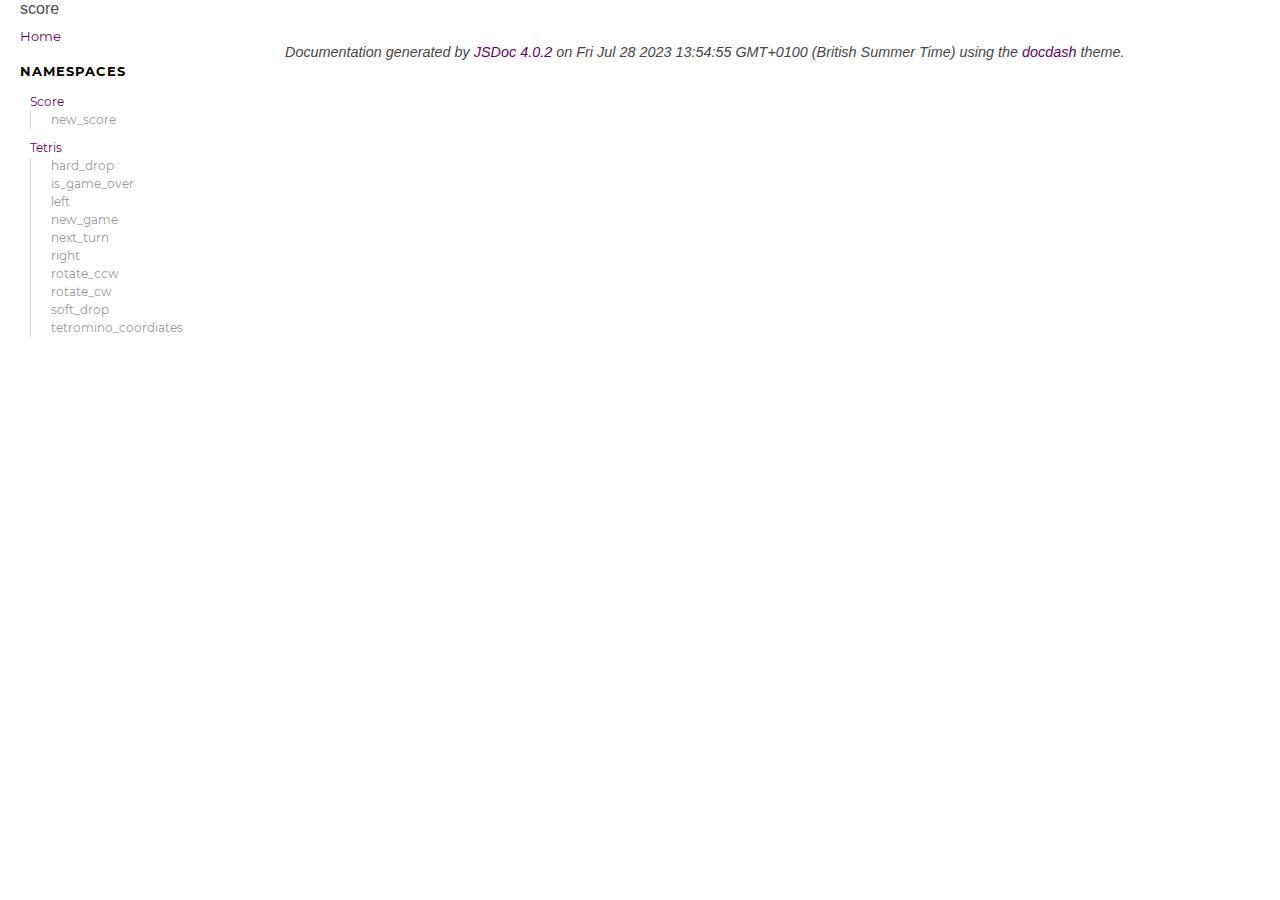
<file: Old Docs/index.html>
<!DOCTYPE html>score
<html lang="en">
<head>
    
    <meta charset="utf-8">
    <title>Home - Documentation</title>
    
    
    <script src="scripts/prettify/prettify.js"></script>
    <script src="scripts/prettify/lang-css.js"></script>
    <!--[if lt IE 9]>
      <script src="//html5shiv.googlecode.com/svn/trunk/html5.js"></script>
    <![endif]-->
    <link type="text/css" rel="stylesheet" href="styles/prettify.css">
    <link type="text/css" rel="stylesheet" href="styles/jsdoc.css">
    <script src="scripts/nav.js" defer></script>
    
    <meta name="viewport" content="width=device-width, initial-scale=1.0">
</head>
<body>

<input type="checkbox" id="nav-trigger" class="nav-trigger" />
<label for="nav-trigger" class="navicon-button x">
  <div class="navicon"></div>
</label>

<label for="nav-trigger" class="overlay"></label>

<nav >
    
    
    <h2><a href="index.html">Home</a></h2><h3>Namespaces</h3><ul><li><a href="Score.html">Score</a><ul class='methods'><li data-type='method'><a href="Score.html#.new_score">new_score</a></li></ul></li><li><a href="Tetris.html">Tetris</a><ul class='methods'><li data-type='method'><a href="Tetris.html#.hard_drop">hard_drop</a></li><li data-type='method'><a href="Tetris.html#.is_game_over">is_game_over</a></li><li data-type='method'><a href="Tetris.html#.left">left</a></li><li data-type='method'><a href="Tetris.html#.new_game">new_game</a></li><li data-type='method'><a href="Tetris.html#.next_turn">next_turn</a></li><li data-type='method'><a href="Tetris.html#.right">right</a></li><li data-type='method'><a href="Tetris.html#.rotate_ccw">rotate_ccw</a></li><li data-type='method'><a href="Tetris.html#.rotate_cw">rotate_cw</a></li><li data-type='method'><a href="Tetris.html#.soft_drop">soft_drop</a></li><li data-type='method'><a href="Tetris.html#.tetromino_coordiates">tetromino_coordiates</a></li></ul></li></ul>
    
</nav>

<div id="main">
    

    



    


    <section class="package">
        <h3> </h3>		
    </section>









    








    
    
</div>

<br class="clear">

<footer>
    Documentation generated by <a href="https://github.com/jsdoc3/jsdoc">JSDoc 4.0.2</a> on Fri Jul 28 2023 13:54:55 GMT+0100 (British Summer Time) using the <a href="https://github.com/clenemt/docdash">docdash</a> theme.
</footer>

<script>prettyPrint();</script>
<script src="scripts/polyfill.js"></script>
<script src="scripts/linenumber.js"></script>



</body>
</html>
</file>
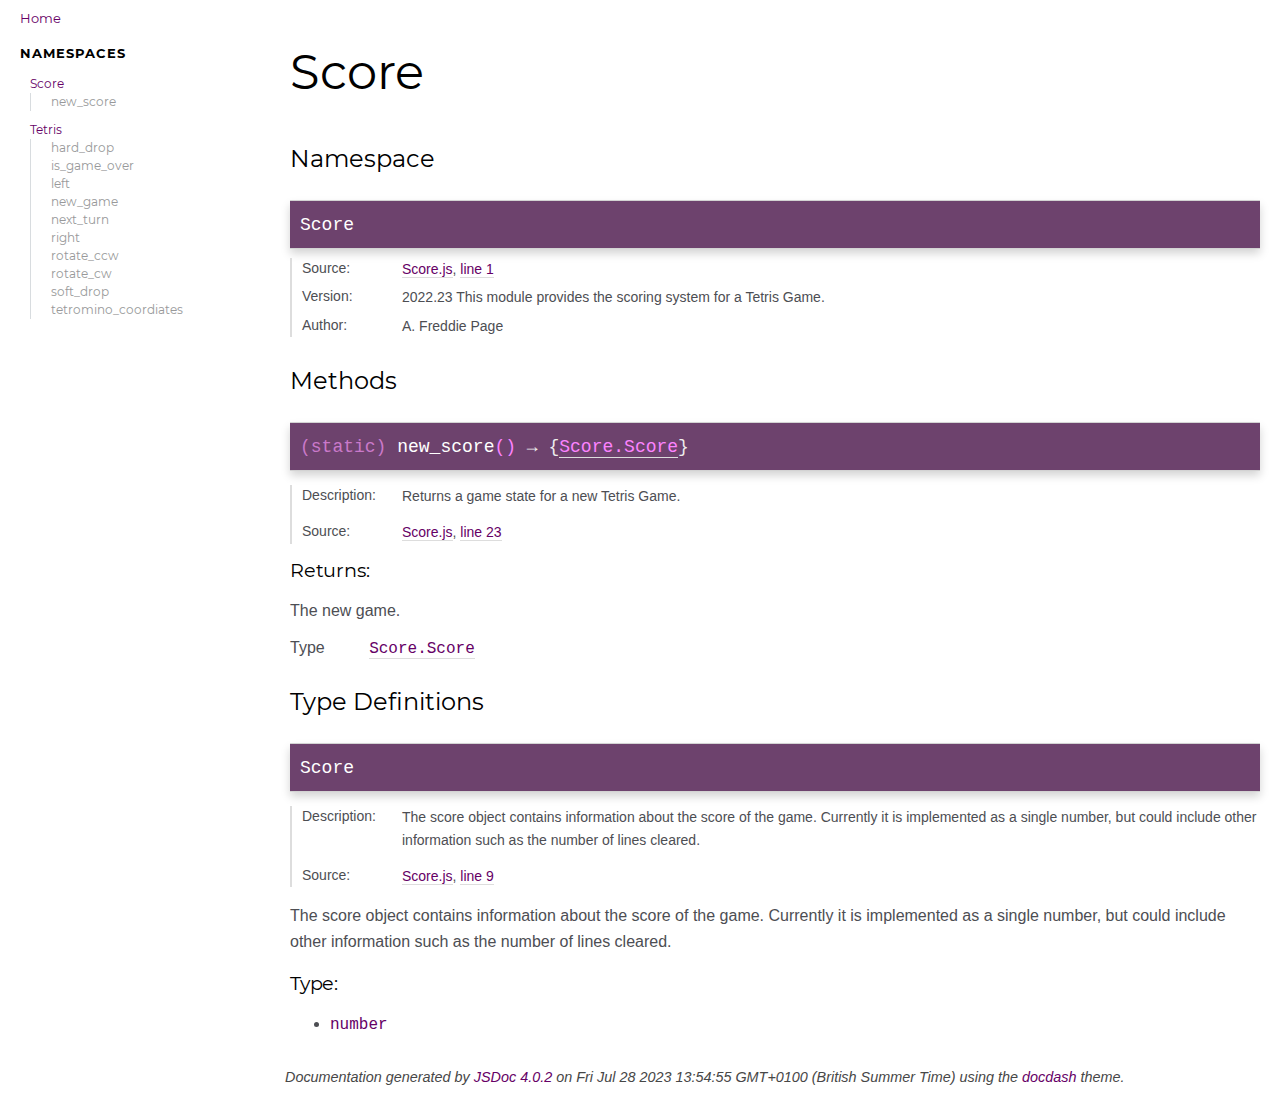
<file: Old Docs/Score.html>
<!DOCTYPE html>
<html lang="en">
<head>
    
    <meta charset="utf-8">
    <title>Score - Documentation</title>
    
    
    <script src="scripts/prettify/prettify.js"></script>
    <script src="scripts/prettify/lang-css.js"></script>
    <!--[if lt IE 9]>
      <script src="//html5shiv.googlecode.com/svn/trunk/html5.js"></script>
    <![endif]-->
    <link type="text/css" rel="stylesheet" href="styles/prettify.css">
    <link type="text/css" rel="stylesheet" href="styles/jsdoc.css">
    <script src="scripts/nav.js" defer></script>
    
    <meta name="viewport" content="width=device-width, initial-scale=1.0">
</head>
<body>

<input type="checkbox" id="nav-trigger" class="nav-trigger" />
<label for="nav-trigger" class="navicon-button x">
  <div class="navicon"></div>
</label>

<label for="nav-trigger" class="overlay"></label>

<nav >
    
    
    <h2><a href="index.html">Home</a></h2><h3>Namespaces</h3><ul><li><a href="Score.html">Score</a><ul class='methods'><li data-type='method'><a href="Score.html#.new_score">new_score</a></li></ul></li><li><a href="Tetris.html">Tetris</a><ul class='methods'><li data-type='method'><a href="Tetris.html#.hard_drop">hard_drop</a></li><li data-type='method'><a href="Tetris.html#.is_game_over">is_game_over</a></li><li data-type='method'><a href="Tetris.html#.left">left</a></li><li data-type='method'><a href="Tetris.html#.new_game">new_game</a></li><li data-type='method'><a href="Tetris.html#.next_turn">next_turn</a></li><li data-type='method'><a href="Tetris.html#.right">right</a></li><li data-type='method'><a href="Tetris.html#.rotate_ccw">rotate_ccw</a></li><li data-type='method'><a href="Tetris.html#.rotate_cw">rotate_cw</a></li><li data-type='method'><a href="Tetris.html#.soft_drop">soft_drop</a></li><li data-type='method'><a href="Tetris.html#.tetromino_coordiates">tetromino_coordiates</a></li></ul></li></ul>
    
</nav>

<div id="main">
    
    <h1 class="page-title">Score</h1>
    

    




<section>

<header>
    
        <h2>
        
            Namespace
        
        </h2>
        
    
</header>

<article>
    
        <div class="container-overview">
        
            


    

    <h4 class="name" id="Score">Score</h4>

    




<dl class="details">
    

    
    <dt class="tag-source">Source:</dt>
    <dd class="tag-source"><ul class="dummy"><li>
        <a href="Score.js.html">Score.js</a>, <a href="Score.js.html#line1">line 1</a>
    </li></ul></dd>
    

    
    <dt class="tag-version">Version:</dt>
    <dd class="tag-version"><ul class="dummy"><li>2022.23
This module provides the scoring system for a Tetris Game.</li></ul></dd>
    

    

    

    

    

    

    

    

    
    <dt class="tag-author">Author:</dt>
    <dd class="tag-author">
        <ul>
            <li>A. Freddie Page</li>
        </ul>
    </dd>
    

    

    

    

    

    

    
</dl>






























        
        </div>
    

    

    

    
    
    

     

    

    

    
        <h3 class="subsection-title">Methods</h3>

        
            

    

    <h4 class="name" id=".new_score"><span class="type-signature type-signature-static">(static) </span>new_score<span class="signature">()</span><span class="type-signature"> &rarr; {<a href="Score.html#.Score">Score.Score</a>}</span></h4>

    




<dl class="details">
    
    <dt class="tag-description">Description:</dt>
    <dd class="tag-description"><ul class="dummy"><li><p>Returns a game state for a new Tetris Game.</p></li></ul></dd>
    

    
    <dt class="tag-source">Source:</dt>
    <dd class="tag-source"><ul class="dummy"><li>
        <a href="Score.js.html">Score.js</a>, <a href="Score.js.html#line23">line 23</a>
    </li></ul></dd>
    

    

    

    

    

    

    

    

    

    

    

    

    

    

    

    
</dl>



























<h5 class="h5-returns">Returns:</h5>

        
<div class="param-desc">
    <p>The new game.</p>
</div>



<dl class="param-type">
    <dt>
        Type
    </dt>
    <dd>
        
<span class="param-type"><a href="Score.html#.Score">Score.Score</a></span>



    </dd>
</dl>

    



        
    

    
        <h3 class="subsection-title">Type Definitions</h3>

        
                
<h4 class="name" id=".Score">Score</h4>





<dl class="details">
    
    <dt class="tag-description">Description:</dt>
    <dd class="tag-description"><ul class="dummy"><li><p>The score object contains information about the score of the game.
Currently it is implemented as a single number,
but could include other information such as the number of lines cleared.</p></li></ul></dd>
    

    
    <dt class="tag-source">Source:</dt>
    <dd class="tag-source"><ul class="dummy"><li>
        <a href="Score.js.html">Score.js</a>, <a href="Score.js.html#line9">line 9</a>
    </li></ul></dd>
    

    

    

    

    

    

    

    

    

    

    

    

    

    

    

    
</dl>





<div class="description usertext">
    <p>The score object contains information about the score of the game.
Currently it is implemented as a single number,
but could include other information such as the number of lines cleared.</p>
</div>



    <h5 class="h5-types">Type:</h5>
    <ul>
        <li>
            
<span class="param-type">number</span>



        </li>
    </ul>






            
    

    
</article>

</section>




    
    
</div>

<br class="clear">

<footer>
    Documentation generated by <a href="https://github.com/jsdoc3/jsdoc">JSDoc 4.0.2</a> on Fri Jul 28 2023 13:54:55 GMT+0100 (British Summer Time) using the <a href="https://github.com/clenemt/docdash">docdash</a> theme.
</footer>

<script>prettyPrint();</script>
<script src="scripts/polyfill.js"></script>
<script src="scripts/linenumber.js"></script>



</body>
</html>
</file>
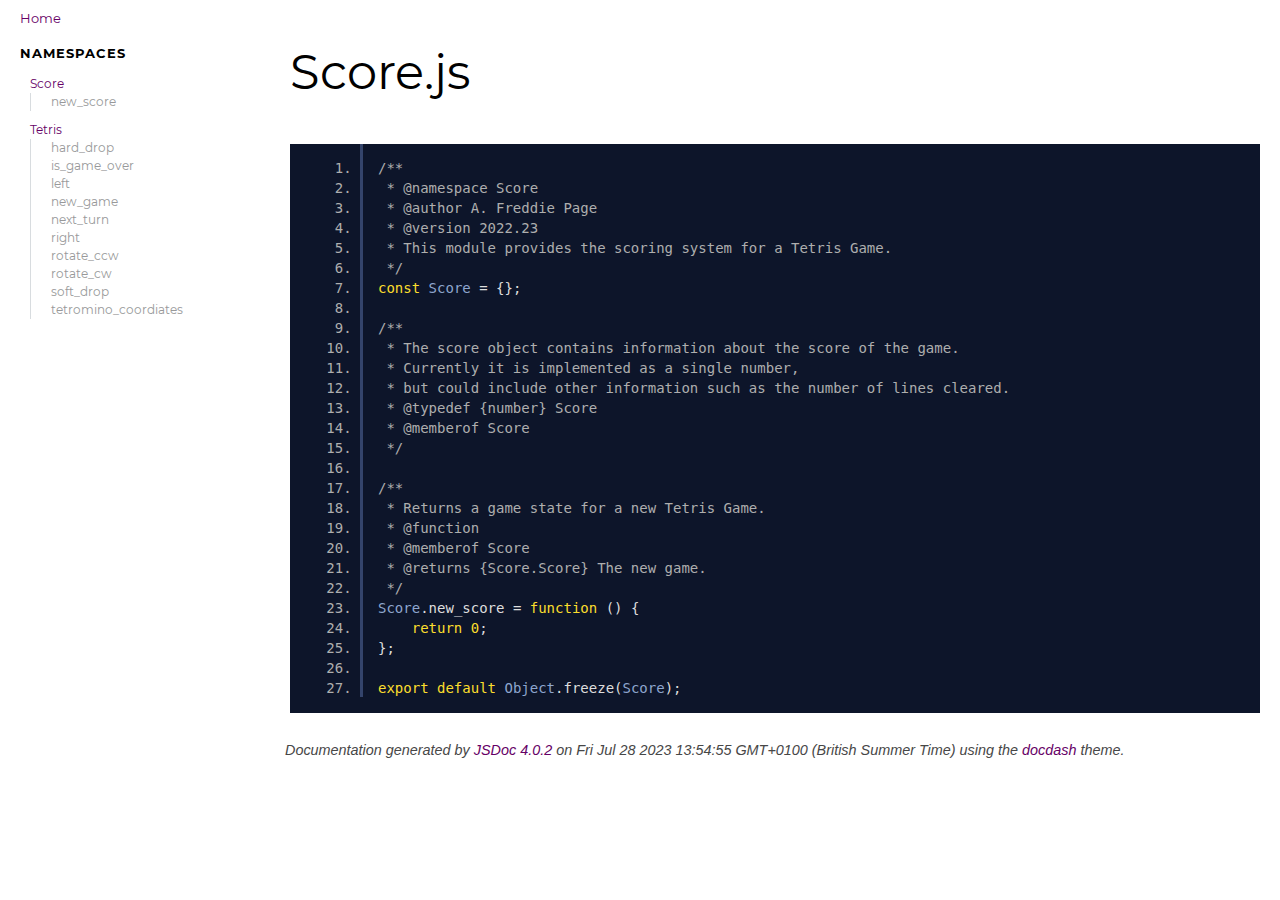
<file: Old Docs/Score.js.html>
<!DOCTYPE html>
<html lang="en">
<head>
    
    <meta charset="utf-8">
    <title>Score.js - Documentation</title>
    
    
    <script src="scripts/prettify/prettify.js"></script>
    <script src="scripts/prettify/lang-css.js"></script>
    <!--[if lt IE 9]>
      <script src="//html5shiv.googlecode.com/svn/trunk/html5.js"></script>
    <![endif]-->
    <link type="text/css" rel="stylesheet" href="styles/prettify.css">
    <link type="text/css" rel="stylesheet" href="styles/jsdoc.css">
    <script src="scripts/nav.js" defer></script>
    
    <meta name="viewport" content="width=device-width, initial-scale=1.0">
</head>
<body>

<input type="checkbox" id="nav-trigger" class="nav-trigger" />
<label for="nav-trigger" class="navicon-button x">
  <div class="navicon"></div>
</label>

<label for="nav-trigger" class="overlay"></label>

<nav >
    
    
    <h2><a href="index.html">Home</a></h2><h3>Namespaces</h3><ul><li><a href="Score.html">Score</a><ul class='methods'><li data-type='method'><a href="Score.html#.new_score">new_score</a></li></ul></li><li><a href="Tetris.html">Tetris</a><ul class='methods'><li data-type='method'><a href="Tetris.html#.hard_drop">hard_drop</a></li><li data-type='method'><a href="Tetris.html#.is_game_over">is_game_over</a></li><li data-type='method'><a href="Tetris.html#.left">left</a></li><li data-type='method'><a href="Tetris.html#.new_game">new_game</a></li><li data-type='method'><a href="Tetris.html#.next_turn">next_turn</a></li><li data-type='method'><a href="Tetris.html#.right">right</a></li><li data-type='method'><a href="Tetris.html#.rotate_ccw">rotate_ccw</a></li><li data-type='method'><a href="Tetris.html#.rotate_cw">rotate_cw</a></li><li data-type='method'><a href="Tetris.html#.soft_drop">soft_drop</a></li><li data-type='method'><a href="Tetris.html#.tetromino_coordiates">tetromino_coordiates</a></li></ul></li></ul>
    
</nav>

<div id="main">
    
    <h1 class="page-title">Score.js</h1>
    

    



    
    <section>
        <article>
            <pre class="prettyprint source linenums"><code>/**
 * @namespace Score
 * @author A. Freddie Page
 * @version 2022.23
 * This module provides the scoring system for a Tetris Game.
 */
const Score = {};

/**
 * The score object contains information about the score of the game.
 * Currently it is implemented as a single number,
 * but could include other information such as the number of lines cleared.
 * @typedef {number} Score
 * @memberof Score
 */

/**
 * Returns a game state for a new Tetris Game.
 * @function
 * @memberof Score
 * @returns {Score.Score} The new game.
 */
Score.new_score = function () {
    return 0;
};

export default Object.freeze(Score);
</code></pre>
        </article>
    </section>




    
    
</div>

<br class="clear">

<footer>
    Documentation generated by <a href="https://github.com/jsdoc3/jsdoc">JSDoc 4.0.2</a> on Fri Jul 28 2023 13:54:55 GMT+0100 (British Summer Time) using the <a href="https://github.com/clenemt/docdash">docdash</a> theme.
</footer>

<script>prettyPrint();</script>
<script src="scripts/polyfill.js"></script>
<script src="scripts/linenumber.js"></script>



</body>
</html>
</file>
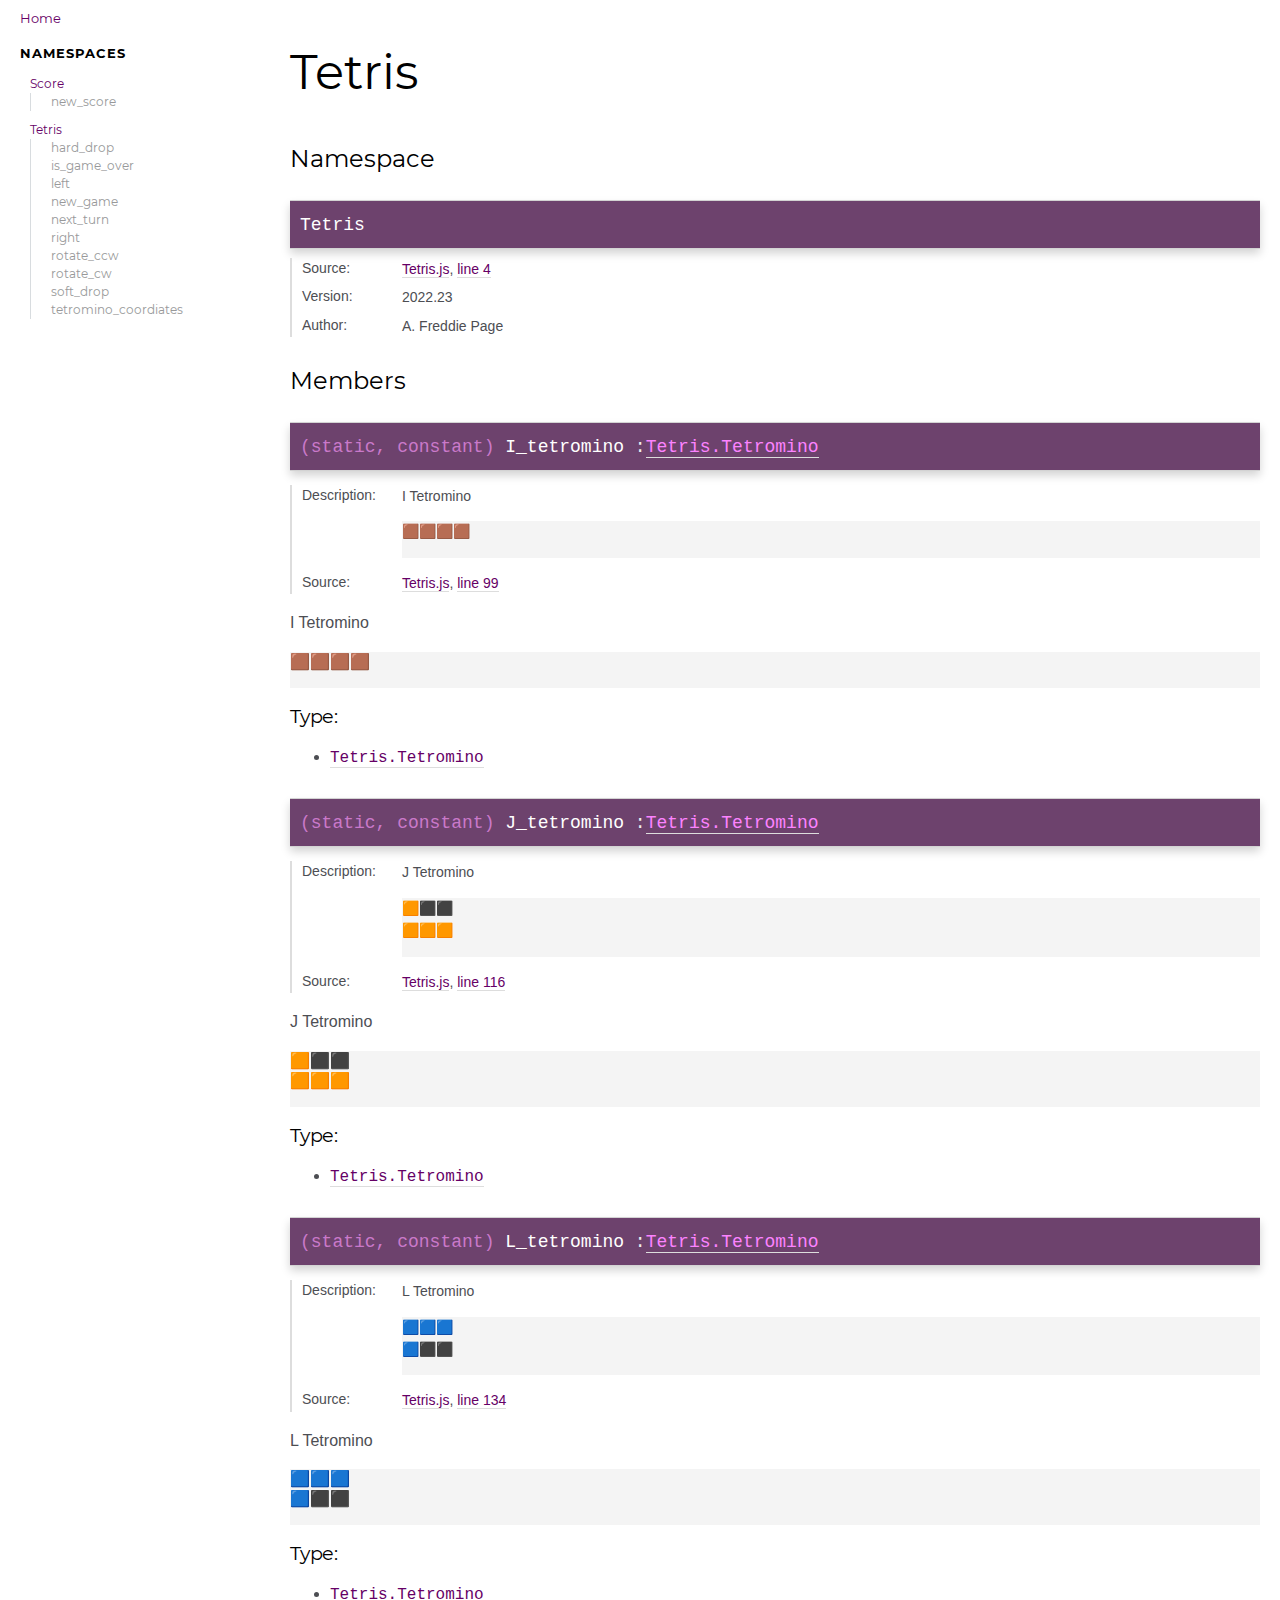
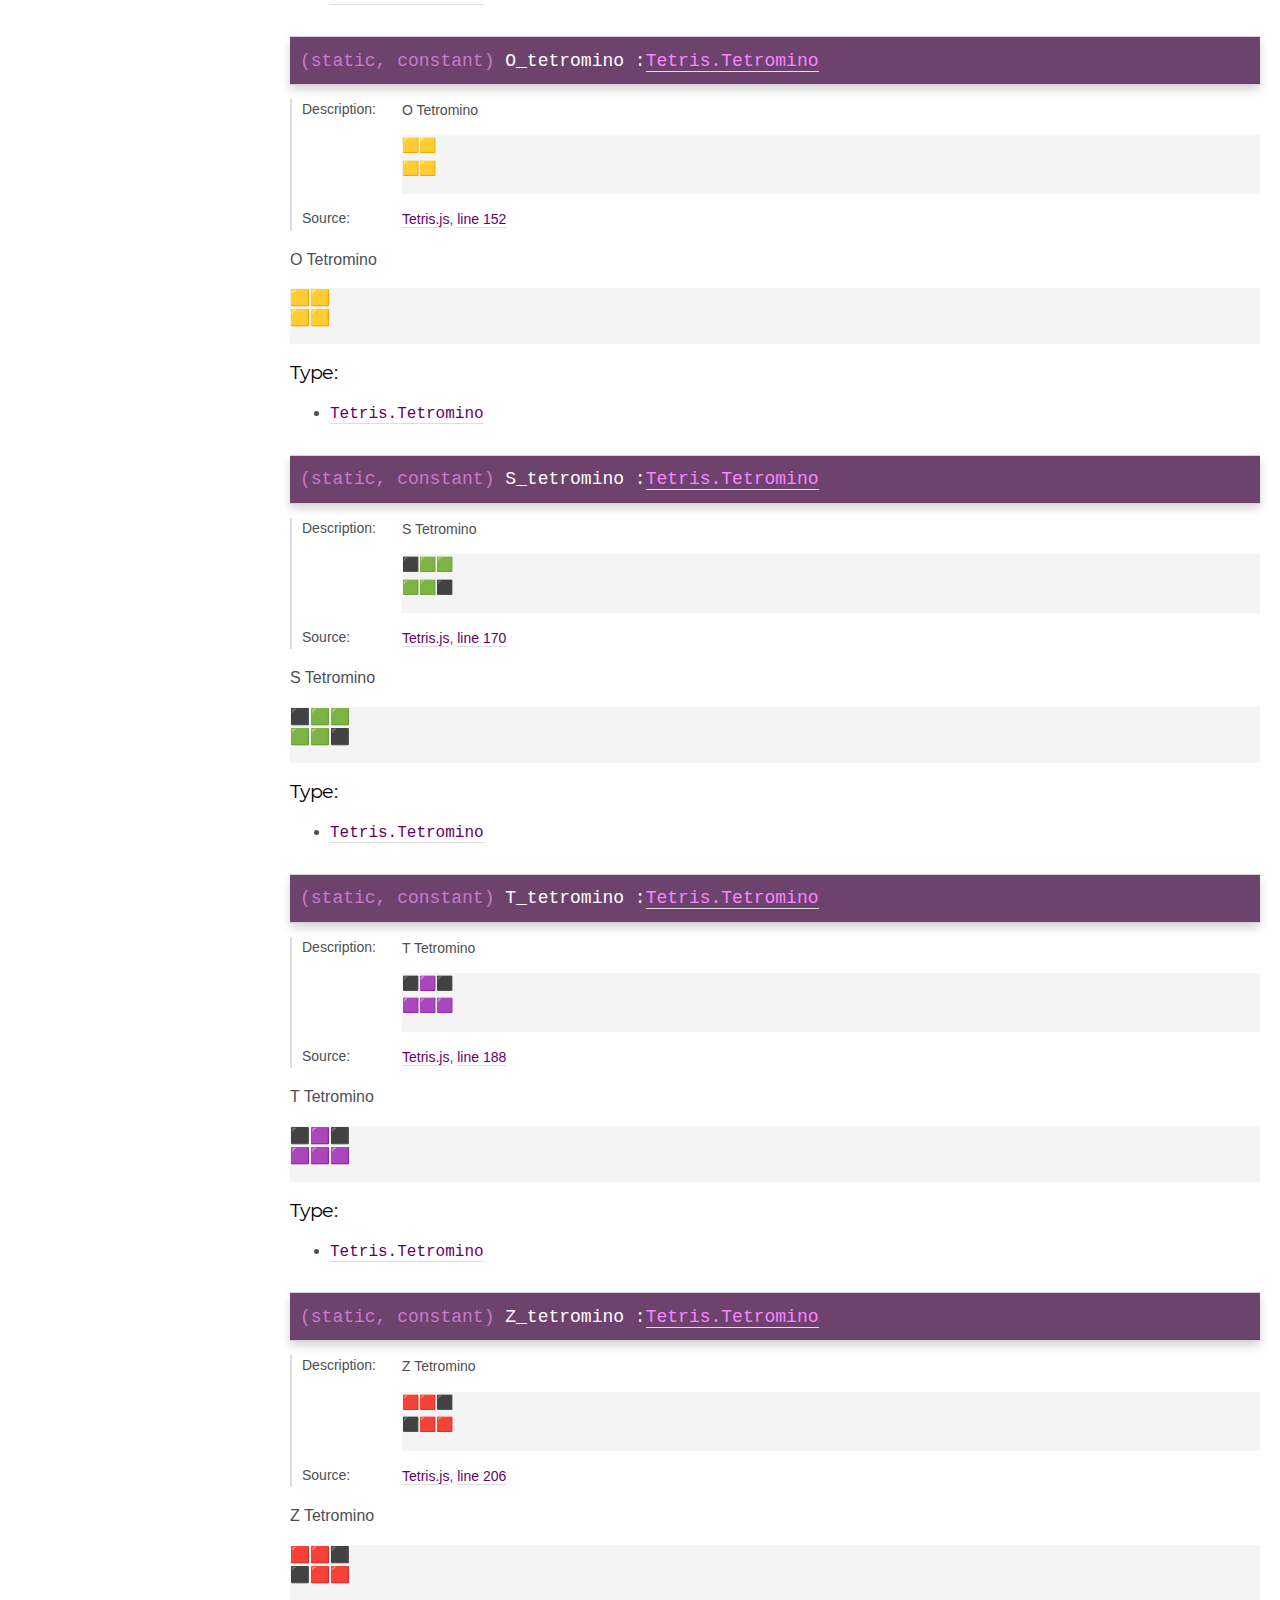
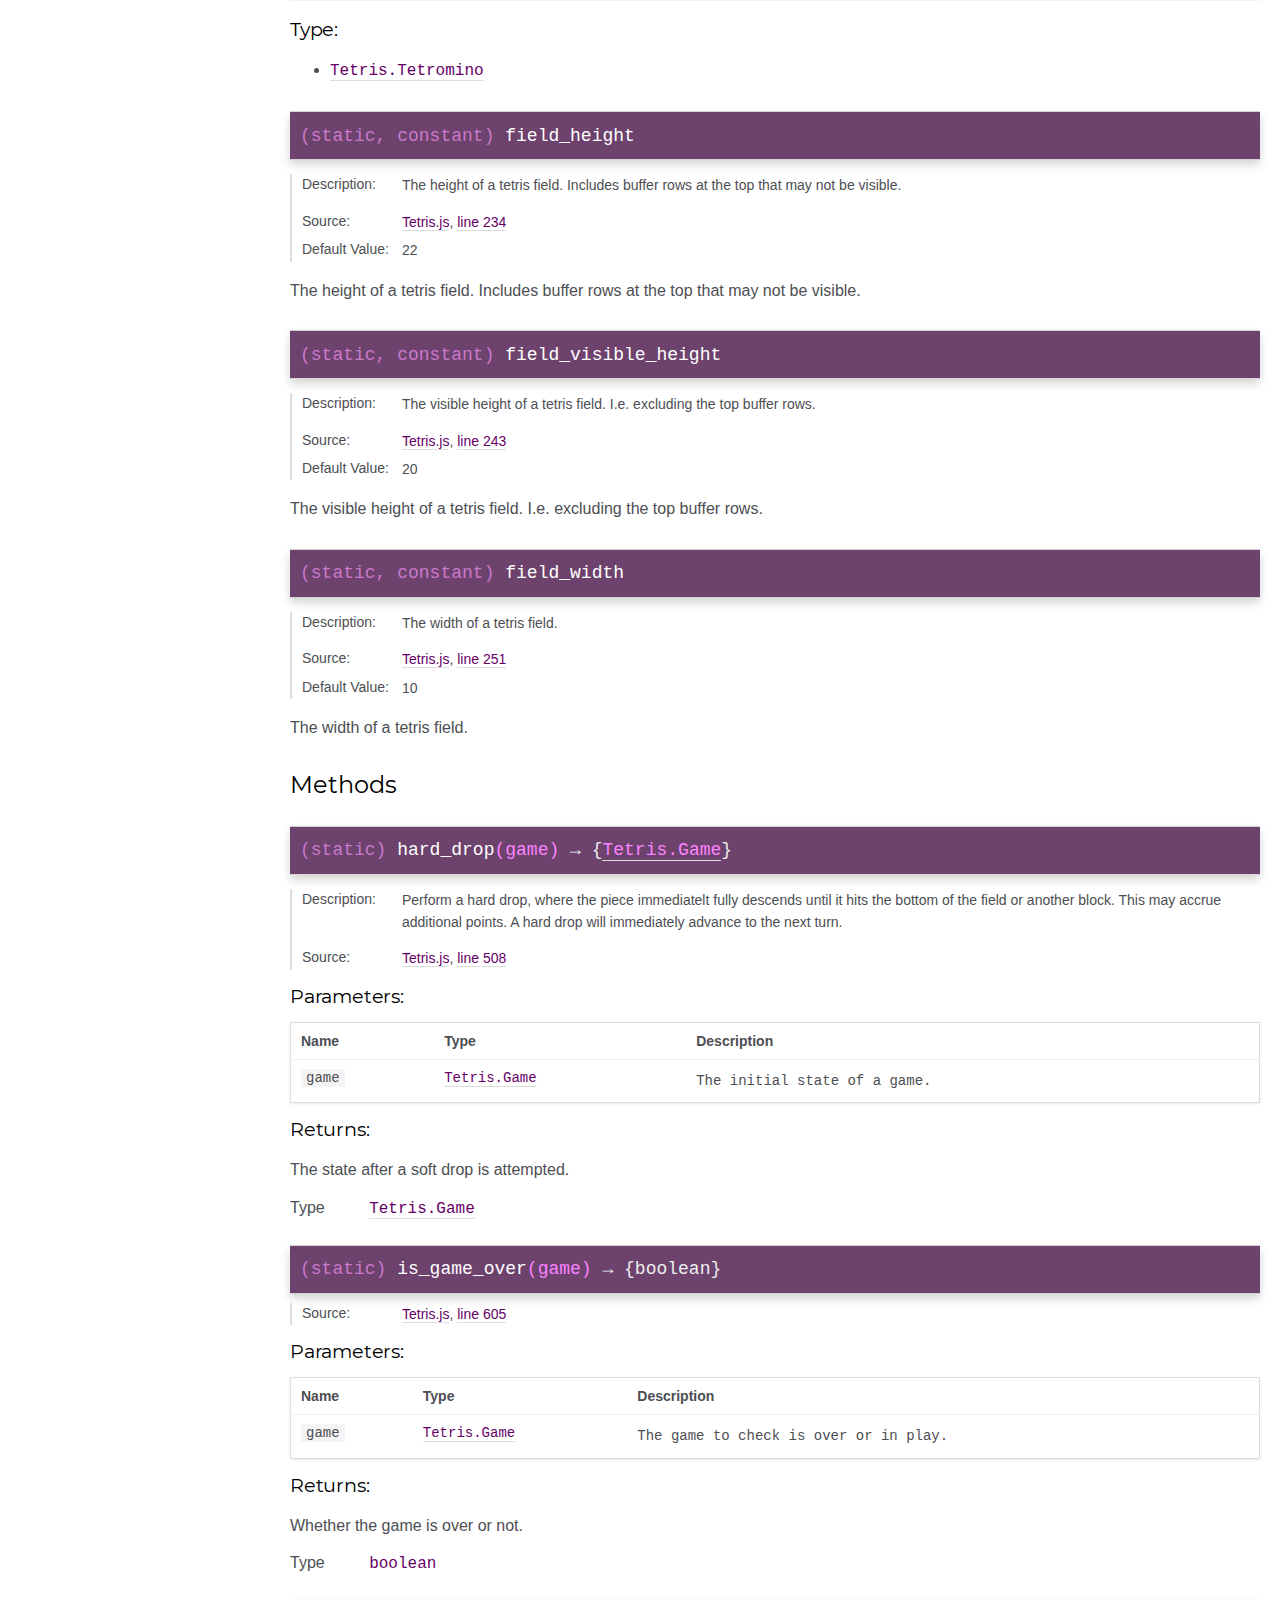
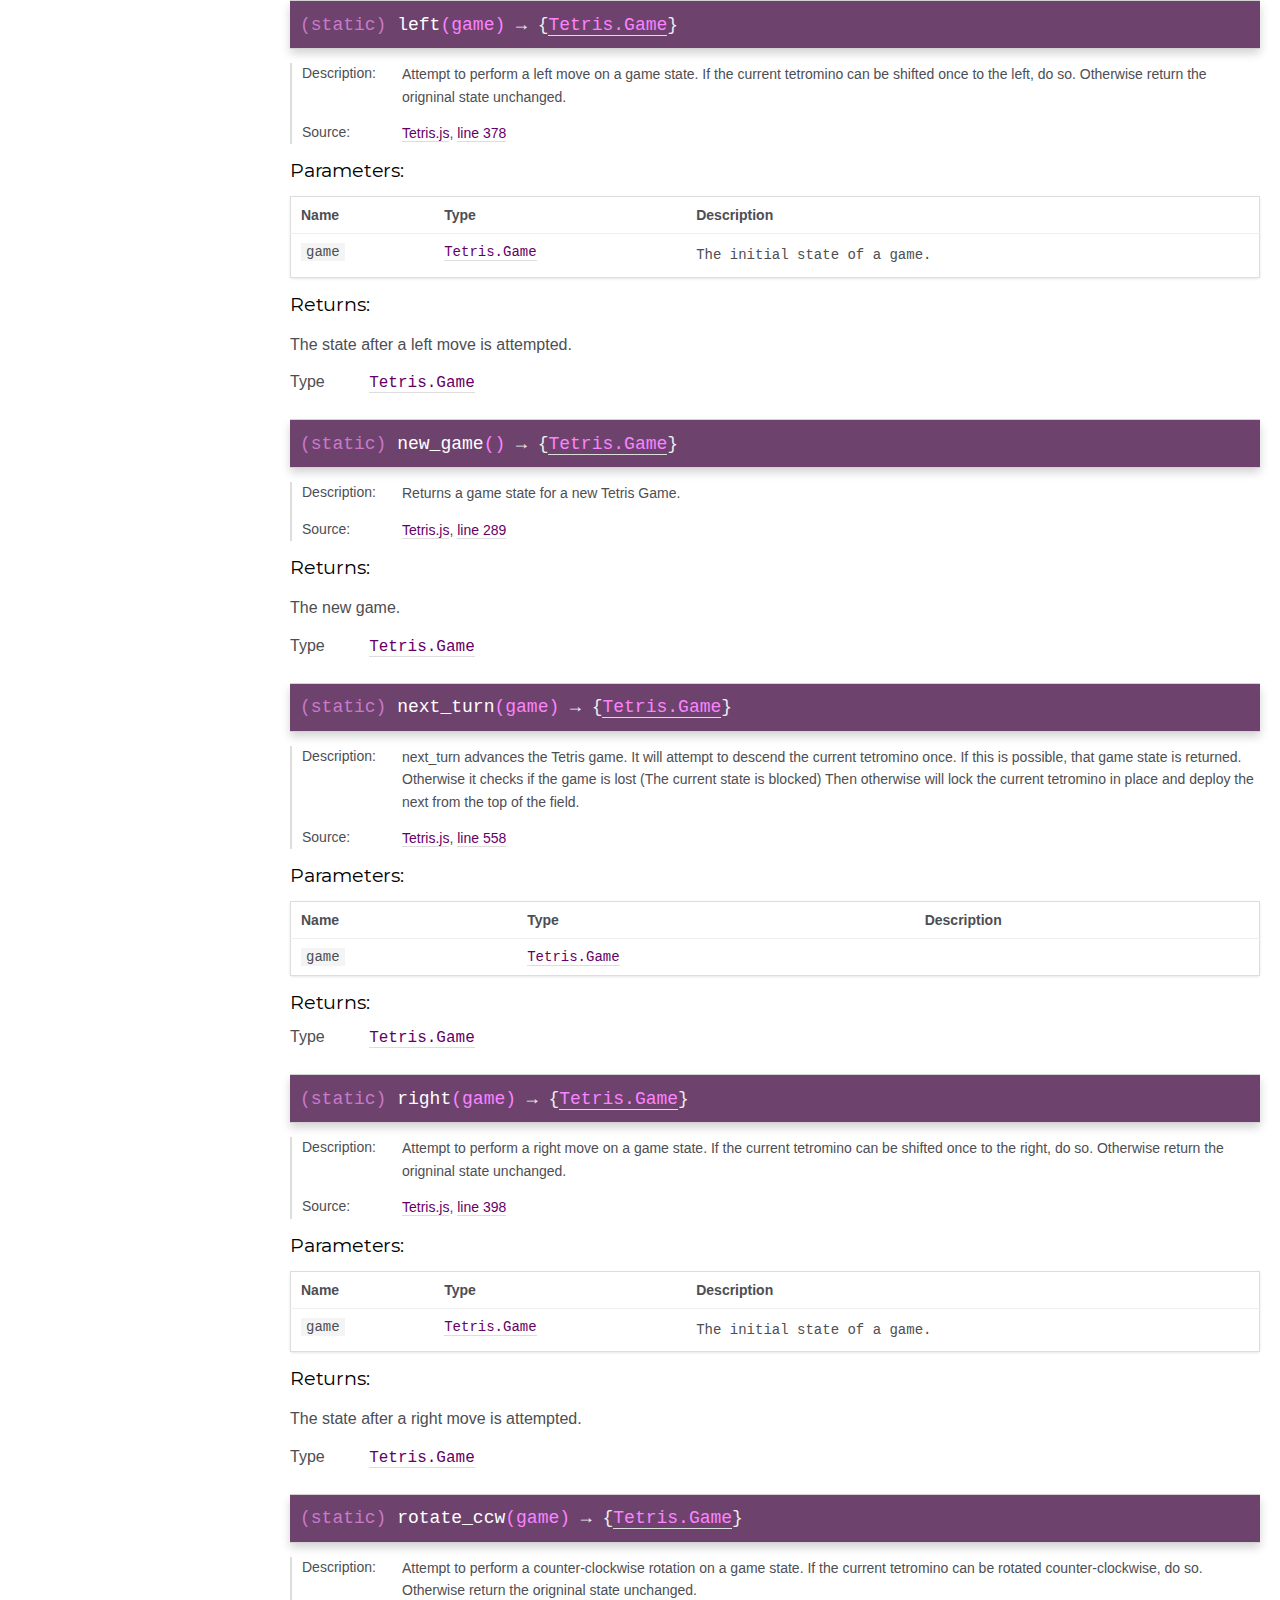
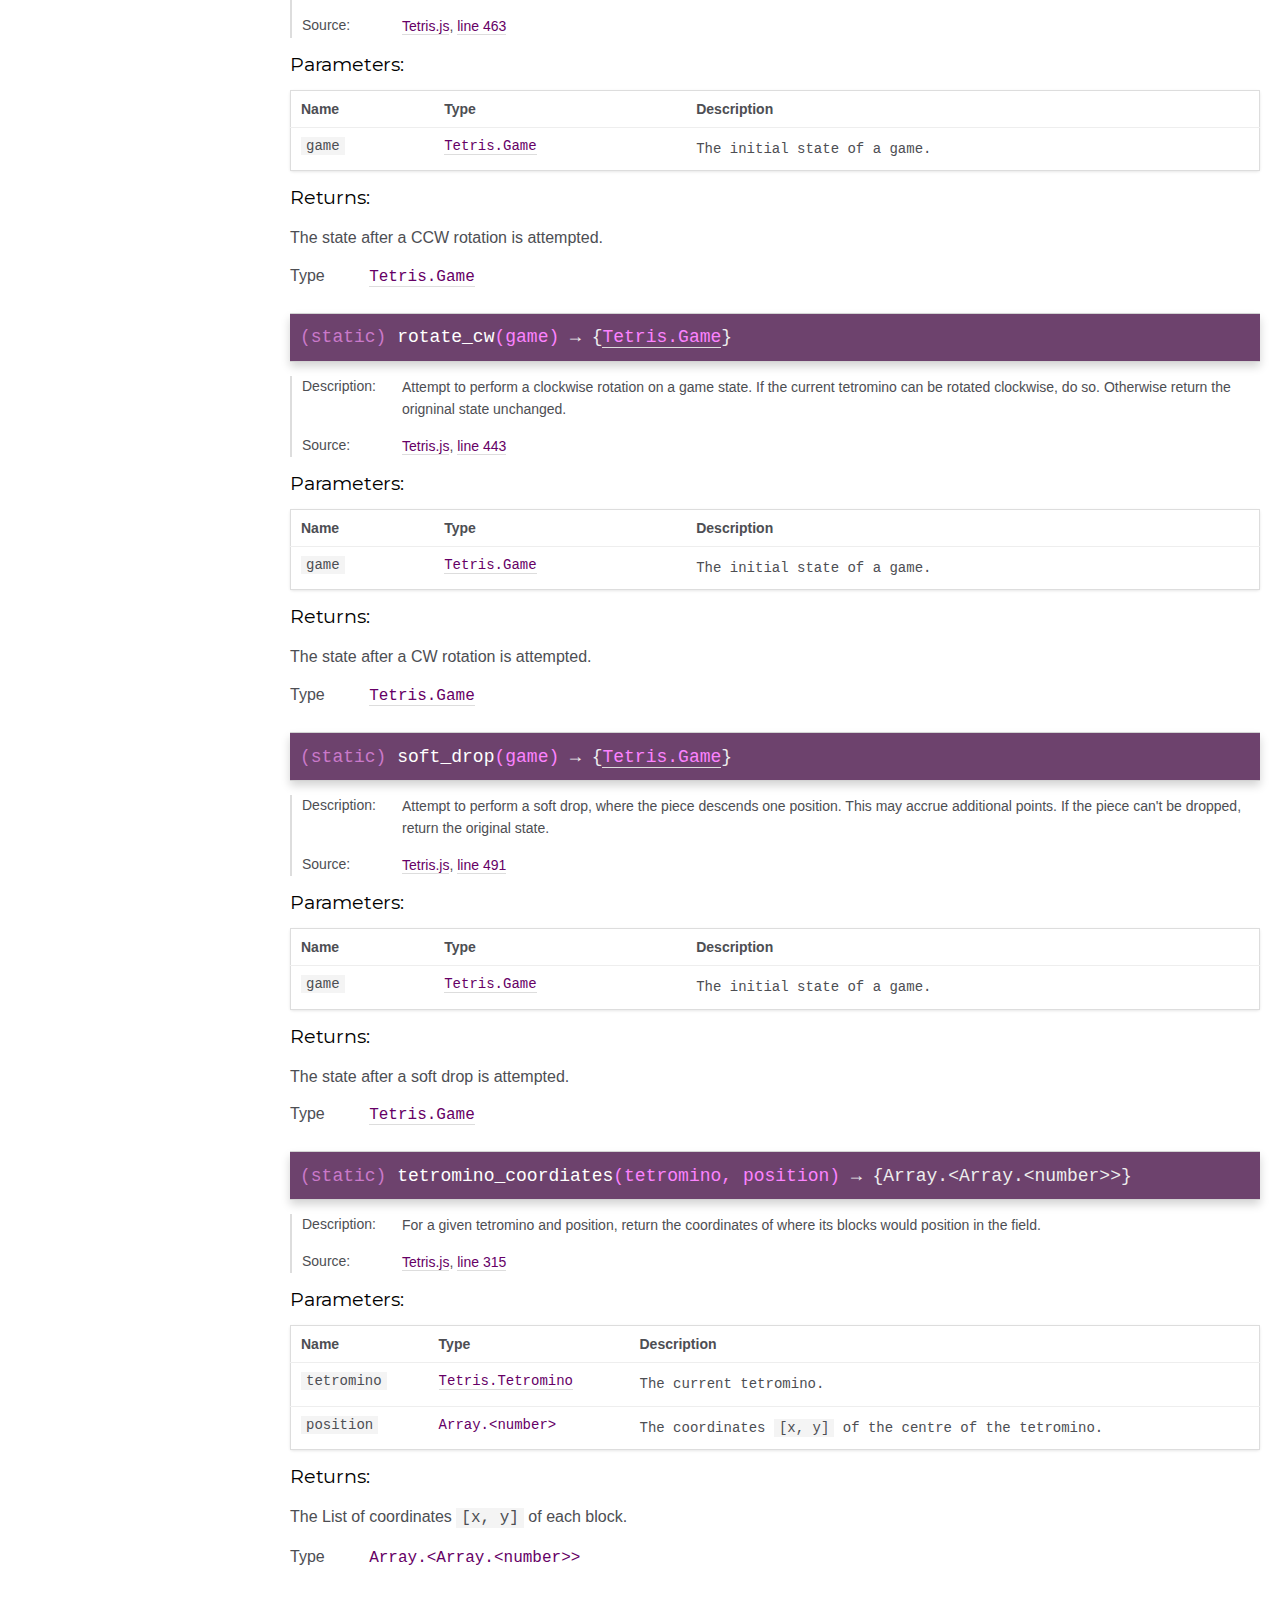
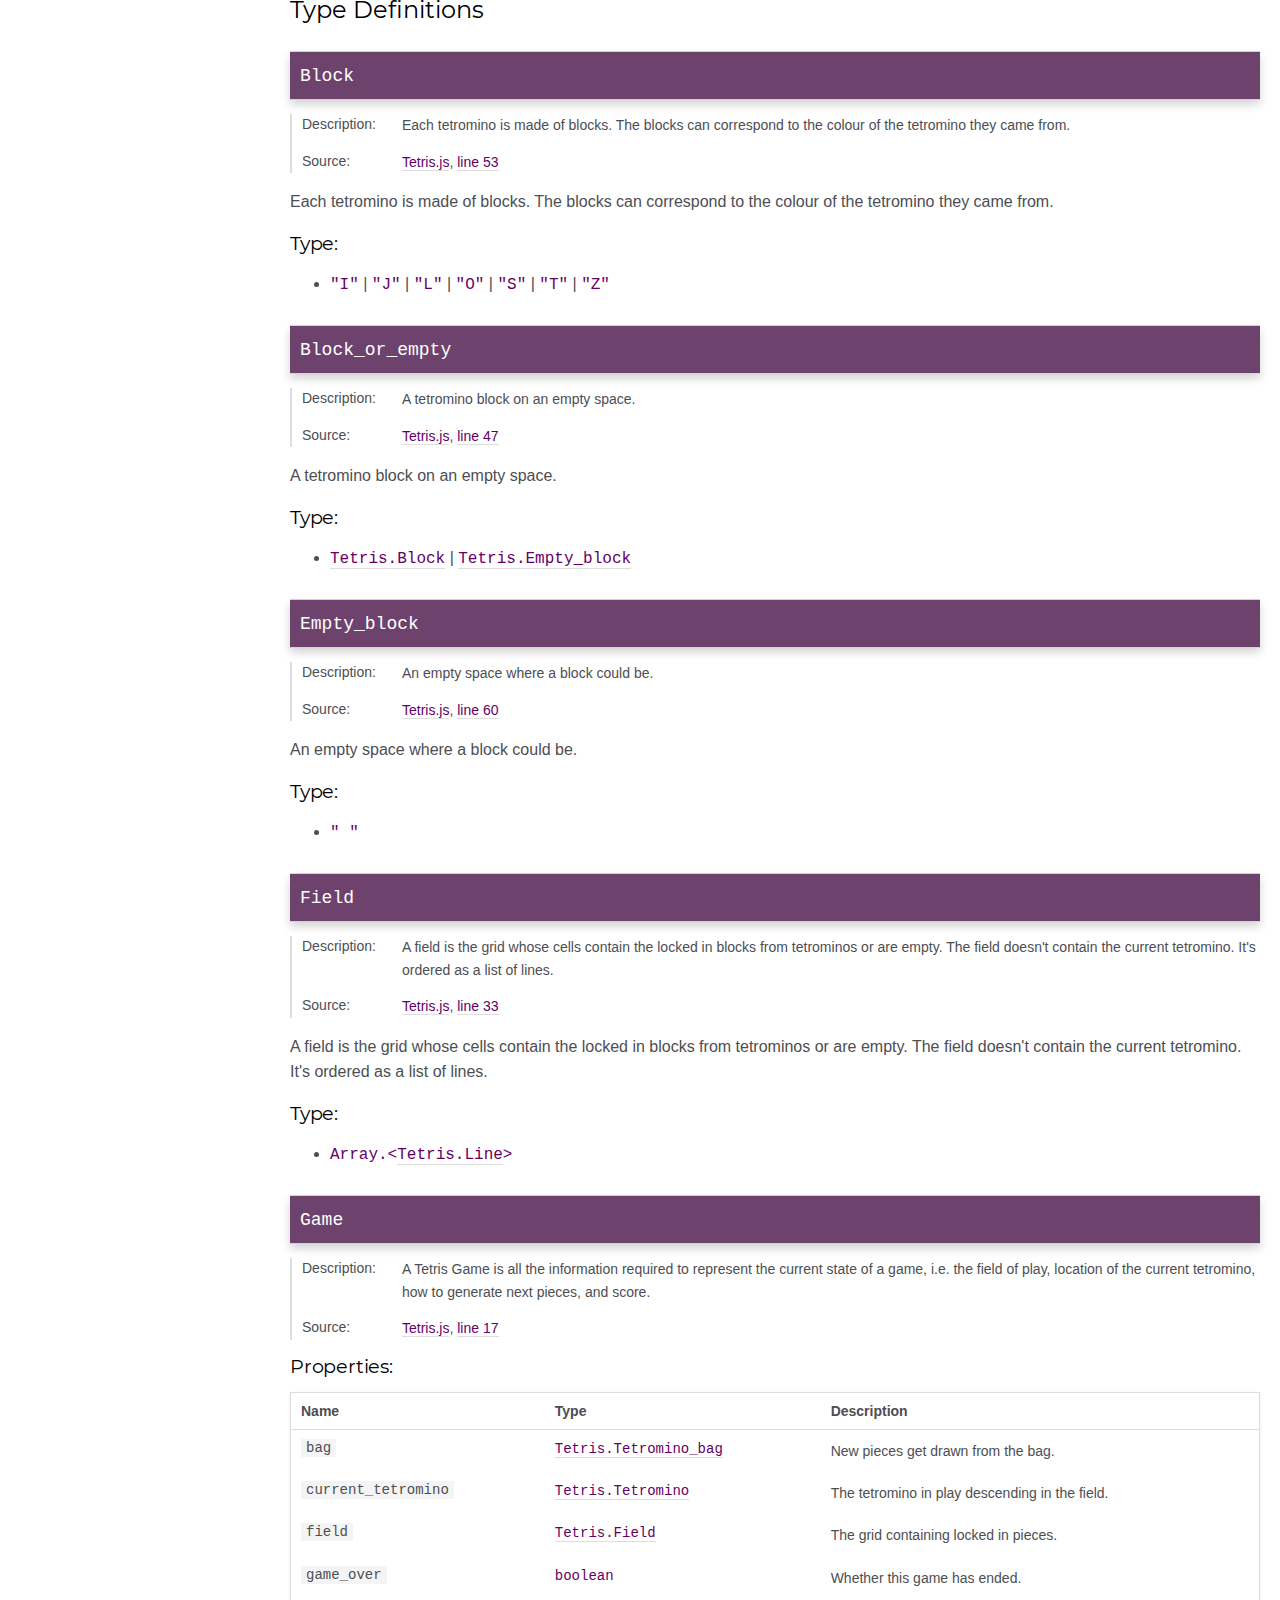
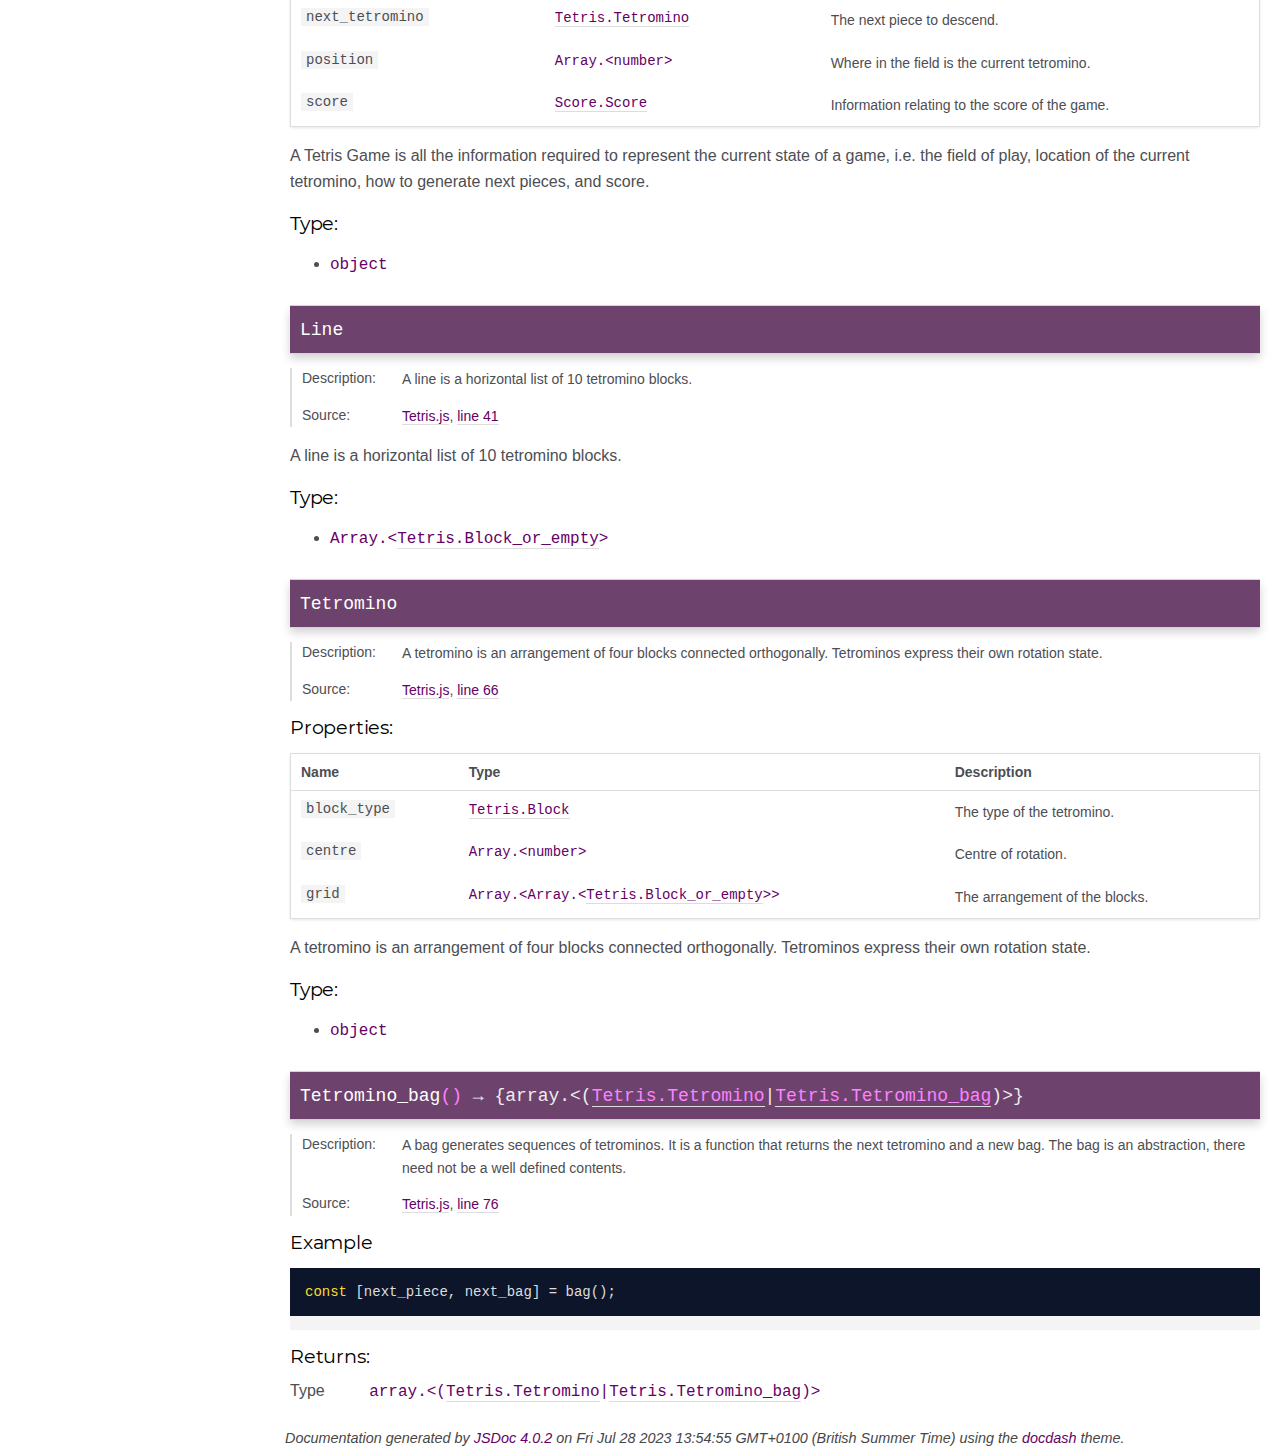
<file: Old Docs/Tetris.html>
<!DOCTYPE html>
<html lang="en">
<head>
    
    <meta charset="utf-8">
    <title>Tetris - Documentation</title>
    
    
    <script src="scripts/prettify/prettify.js"></script>
    <script src="scripts/prettify/lang-css.js"></script>
    <!--[if lt IE 9]>
      <script src="//html5shiv.googlecode.com/svn/trunk/html5.js"></script>
    <![endif]-->
    <link type="text/css" rel="stylesheet" href="styles/prettify.css">
    <link type="text/css" rel="stylesheet" href="styles/jsdoc.css">
    <script src="scripts/nav.js" defer></script>
    
    <meta name="viewport" content="width=device-width, initial-scale=1.0">
</head>
<body>

<input type="checkbox" id="nav-trigger" class="nav-trigger" />
<label for="nav-trigger" class="navicon-button x">
  <div class="navicon"></div>
</label>

<label for="nav-trigger" class="overlay"></label>

<nav >
    
    
    <h2><a href="index.html">Home</a></h2><h3>Namespaces</h3><ul><li><a href="Score.html">Score</a><ul class='methods'><li data-type='method'><a href="Score.html#.new_score">new_score</a></li></ul></li><li><a href="Tetris.html">Tetris</a><ul class='methods'><li data-type='method'><a href="Tetris.html#.hard_drop">hard_drop</a></li><li data-type='method'><a href="Tetris.html#.is_game_over">is_game_over</a></li><li data-type='method'><a href="Tetris.html#.left">left</a></li><li data-type='method'><a href="Tetris.html#.new_game">new_game</a></li><li data-type='method'><a href="Tetris.html#.next_turn">next_turn</a></li><li data-type='method'><a href="Tetris.html#.right">right</a></li><li data-type='method'><a href="Tetris.html#.rotate_ccw">rotate_ccw</a></li><li data-type='method'><a href="Tetris.html#.rotate_cw">rotate_cw</a></li><li data-type='method'><a href="Tetris.html#.soft_drop">soft_drop</a></li><li data-type='method'><a href="Tetris.html#.tetromino_coordiates">tetromino_coordiates</a></li></ul></li></ul>
    
</nav>

<div id="main">
    
    <h1 class="page-title">Tetris</h1>
    

    




<section>

<header>
    
        <h2>
        
            Namespace
        
        </h2>
        
    
</header>

<article>
    
        <div class="container-overview">
        
            


    

    <h4 class="name" id="Tetris">Tetris</h4>

    




<dl class="details">
    

    
    <dt class="tag-source">Source:</dt>
    <dd class="tag-source"><ul class="dummy"><li>
        <a href="Tetris.js.html">Tetris.js</a>, <a href="Tetris.js.html#line4">line 4</a>
    </li></ul></dd>
    

    
    <dt class="tag-version">Version:</dt>
    <dd class="tag-version"><ul class="dummy"><li>2022.23</li></ul></dd>
    

    

    

    

    

    

    

    

    
    <dt class="tag-author">Author:</dt>
    <dd class="tag-author">
        <ul>
            <li>A. Freddie Page</li>
        </ul>
    </dd>
    

    

    

    

    

    

    
</dl>






























        
        </div>
    

    

    

    
    
    

     

    

    
        <h3 class="subsection-title">Members</h3>

        
            
<h4 class="name" id=".I_tetromino"><span class="type-signature type-signature-static, constant">(static, constant) </span>I_tetromino<span class="type-signature"> :<a href="Tetris.html#.Tetromino">Tetris.Tetromino</a></span></h4>





<dl class="details">
    
    <dt class="tag-description">Description:</dt>
    <dd class="tag-description"><ul class="dummy"><li><p>I Tetromino</p>
<pre>
🟫🟫🟫🟫
</pre></li></ul></dd>
    

    
    <dt class="tag-source">Source:</dt>
    <dd class="tag-source"><ul class="dummy"><li>
        <a href="Tetris.js.html">Tetris.js</a>, <a href="Tetris.js.html#line99">line 99</a>
    </li></ul></dd>
    

    

    

    

    

    

    

    

    

    

    

    

    

    

    

    
</dl>





<div class="description usertext">
    <p>I Tetromino</p>
<pre>
🟫🟫🟫🟫
</pre>
</div>



    <h5 class="h5-types">Type:</h5>
    <ul>
        <li>
            
<span class="param-type"><a href="Tetris.html#.Tetromino">Tetris.Tetromino</a></span>



        </li>
    </ul>






        
            
<h4 class="name" id=".J_tetromino"><span class="type-signature type-signature-static, constant">(static, constant) </span>J_tetromino<span class="type-signature"> :<a href="Tetris.html#.Tetromino">Tetris.Tetromino</a></span></h4>





<dl class="details">
    
    <dt class="tag-description">Description:</dt>
    <dd class="tag-description"><ul class="dummy"><li><p>J Tetromino</p>
<pre>
🟧⬛⬛
🟧🟧🟧
</pre></li></ul></dd>
    

    
    <dt class="tag-source">Source:</dt>
    <dd class="tag-source"><ul class="dummy"><li>
        <a href="Tetris.js.html">Tetris.js</a>, <a href="Tetris.js.html#line116">line 116</a>
    </li></ul></dd>
    

    

    

    

    

    

    

    

    

    

    

    

    

    

    

    
</dl>





<div class="description usertext">
    <p>J Tetromino</p>
<pre>
🟧⬛⬛
🟧🟧🟧
</pre>
</div>



    <h5 class="h5-types">Type:</h5>
    <ul>
        <li>
            
<span class="param-type"><a href="Tetris.html#.Tetromino">Tetris.Tetromino</a></span>



        </li>
    </ul>






        
            
<h4 class="name" id=".L_tetromino"><span class="type-signature type-signature-static, constant">(static, constant) </span>L_tetromino<span class="type-signature"> :<a href="Tetris.html#.Tetromino">Tetris.Tetromino</a></span></h4>





<dl class="details">
    
    <dt class="tag-description">Description:</dt>
    <dd class="tag-description"><ul class="dummy"><li><p>L Tetromino</p>
<pre>
🟦🟦🟦
🟦⬛⬛
</pre></li></ul></dd>
    

    
    <dt class="tag-source">Source:</dt>
    <dd class="tag-source"><ul class="dummy"><li>
        <a href="Tetris.js.html">Tetris.js</a>, <a href="Tetris.js.html#line134">line 134</a>
    </li></ul></dd>
    

    

    

    

    

    

    

    

    

    

    

    

    

    

    

    
</dl>





<div class="description usertext">
    <p>L Tetromino</p>
<pre>
🟦🟦🟦
🟦⬛⬛
</pre>
</div>



    <h5 class="h5-types">Type:</h5>
    <ul>
        <li>
            
<span class="param-type"><a href="Tetris.html#.Tetromino">Tetris.Tetromino</a></span>



        </li>
    </ul>






        
            
<h4 class="name" id=".O_tetromino"><span class="type-signature type-signature-static, constant">(static, constant) </span>O_tetromino<span class="type-signature"> :<a href="Tetris.html#.Tetromino">Tetris.Tetromino</a></span></h4>





<dl class="details">
    
    <dt class="tag-description">Description:</dt>
    <dd class="tag-description"><ul class="dummy"><li><p>O Tetromino</p>
<pre>
🟨🟨
🟨🟨
</pre></li></ul></dd>
    

    
    <dt class="tag-source">Source:</dt>
    <dd class="tag-source"><ul class="dummy"><li>
        <a href="Tetris.js.html">Tetris.js</a>, <a href="Tetris.js.html#line152">line 152</a>
    </li></ul></dd>
    

    

    

    

    

    

    

    

    

    

    

    

    

    

    

    
</dl>





<div class="description usertext">
    <p>O Tetromino</p>
<pre>
🟨🟨
🟨🟨
</pre>
</div>



    <h5 class="h5-types">Type:</h5>
    <ul>
        <li>
            
<span class="param-type"><a href="Tetris.html#.Tetromino">Tetris.Tetromino</a></span>



        </li>
    </ul>






        
            
<h4 class="name" id=".S_tetromino"><span class="type-signature type-signature-static, constant">(static, constant) </span>S_tetromino<span class="type-signature"> :<a href="Tetris.html#.Tetromino">Tetris.Tetromino</a></span></h4>





<dl class="details">
    
    <dt class="tag-description">Description:</dt>
    <dd class="tag-description"><ul class="dummy"><li><p>S Tetromino</p>
<pre>
⬛🟩🟩
🟩🟩⬛
</pre></li></ul></dd>
    

    
    <dt class="tag-source">Source:</dt>
    <dd class="tag-source"><ul class="dummy"><li>
        <a href="Tetris.js.html">Tetris.js</a>, <a href="Tetris.js.html#line170">line 170</a>
    </li></ul></dd>
    

    

    

    

    

    

    

    

    

    

    

    

    

    

    

    
</dl>





<div class="description usertext">
    <p>S Tetromino</p>
<pre>
⬛🟩🟩
🟩🟩⬛
</pre>
</div>



    <h5 class="h5-types">Type:</h5>
    <ul>
        <li>
            
<span class="param-type"><a href="Tetris.html#.Tetromino">Tetris.Tetromino</a></span>



        </li>
    </ul>






        
            
<h4 class="name" id=".T_tetromino"><span class="type-signature type-signature-static, constant">(static, constant) </span>T_tetromino<span class="type-signature"> :<a href="Tetris.html#.Tetromino">Tetris.Tetromino</a></span></h4>





<dl class="details">
    
    <dt class="tag-description">Description:</dt>
    <dd class="tag-description"><ul class="dummy"><li><p>T Tetromino</p>
<pre>
⬛🟪⬛
🟪🟪🟪
</pre></li></ul></dd>
    

    
    <dt class="tag-source">Source:</dt>
    <dd class="tag-source"><ul class="dummy"><li>
        <a href="Tetris.js.html">Tetris.js</a>, <a href="Tetris.js.html#line188">line 188</a>
    </li></ul></dd>
    

    

    

    

    

    

    

    

    

    

    

    

    

    

    

    
</dl>





<div class="description usertext">
    <p>T Tetromino</p>
<pre>
⬛🟪⬛
🟪🟪🟪
</pre>
</div>



    <h5 class="h5-types">Type:</h5>
    <ul>
        <li>
            
<span class="param-type"><a href="Tetris.html#.Tetromino">Tetris.Tetromino</a></span>



        </li>
    </ul>






        
            
<h4 class="name" id=".Z_tetromino"><span class="type-signature type-signature-static, constant">(static, constant) </span>Z_tetromino<span class="type-signature"> :<a href="Tetris.html#.Tetromino">Tetris.Tetromino</a></span></h4>





<dl class="details">
    
    <dt class="tag-description">Description:</dt>
    <dd class="tag-description"><ul class="dummy"><li><p>Z Tetromino</p>
<pre>
🟥🟥⬛
⬛🟥🟥
</pre></li></ul></dd>
    

    
    <dt class="tag-source">Source:</dt>
    <dd class="tag-source"><ul class="dummy"><li>
        <a href="Tetris.js.html">Tetris.js</a>, <a href="Tetris.js.html#line206">line 206</a>
    </li></ul></dd>
    

    

    

    

    

    

    

    

    

    

    

    

    

    

    

    
</dl>





<div class="description usertext">
    <p>Z Tetromino</p>
<pre>
🟥🟥⬛
⬛🟥🟥
</pre>
</div>



    <h5 class="h5-types">Type:</h5>
    <ul>
        <li>
            
<span class="param-type"><a href="Tetris.html#.Tetromino">Tetris.Tetromino</a></span>



        </li>
    </ul>






        
            
<h4 class="name" id=".field_height"><span class="type-signature type-signature-static, constant">(static, constant) </span>field_height<span class="type-signature"></span></h4>





<dl class="details">
    
    <dt class="tag-description">Description:</dt>
    <dd class="tag-description"><ul class="dummy"><li><p>The height of a tetris field.
Includes buffer rows at the top that may not be visible.</p></li></ul></dd>
    

    
    <dt class="tag-source">Source:</dt>
    <dd class="tag-source"><ul class="dummy"><li>
        <a href="Tetris.js.html">Tetris.js</a>, <a href="Tetris.js.html#line234">line 234</a>
    </li></ul></dd>
    

    

    

    

    

    

    

    

    

    

    

    

    
    <dt class="tag-default">Default Value:</dt>
    <dd class="tag-default"><ul class="dummy">
            <li>22</li>
        </ul></dd>
    

    

    

    
</dl>





<div class="description usertext">
    <p>The height of a tetris field.
Includes buffer rows at the top that may not be visible.</p>
</div>








        
            
<h4 class="name" id=".field_visible_height"><span class="type-signature type-signature-static, constant">(static, constant) </span>field_visible_height<span class="type-signature"></span></h4>





<dl class="details">
    
    <dt class="tag-description">Description:</dt>
    <dd class="tag-description"><ul class="dummy"><li><p>The visible height of a tetris field.
I.e. excluding the top buffer rows.</p></li></ul></dd>
    

    
    <dt class="tag-source">Source:</dt>
    <dd class="tag-source"><ul class="dummy"><li>
        <a href="Tetris.js.html">Tetris.js</a>, <a href="Tetris.js.html#line243">line 243</a>
    </li></ul></dd>
    

    

    

    

    

    

    

    

    

    

    

    

    
    <dt class="tag-default">Default Value:</dt>
    <dd class="tag-default"><ul class="dummy">
            <li>20</li>
        </ul></dd>
    

    

    

    
</dl>





<div class="description usertext">
    <p>The visible height of a tetris field.
I.e. excluding the top buffer rows.</p>
</div>








        
            
<h4 class="name" id=".field_width"><span class="type-signature type-signature-static, constant">(static, constant) </span>field_width<span class="type-signature"></span></h4>





<dl class="details">
    
    <dt class="tag-description">Description:</dt>
    <dd class="tag-description"><ul class="dummy"><li><p>The width of a tetris field.</p></li></ul></dd>
    

    
    <dt class="tag-source">Source:</dt>
    <dd class="tag-source"><ul class="dummy"><li>
        <a href="Tetris.js.html">Tetris.js</a>, <a href="Tetris.js.html#line251">line 251</a>
    </li></ul></dd>
    

    

    

    

    

    

    

    

    

    

    

    

    
    <dt class="tag-default">Default Value:</dt>
    <dd class="tag-default"><ul class="dummy">
            <li>10</li>
        </ul></dd>
    

    

    

    
</dl>





<div class="description usertext">
    <p>The width of a tetris field.</p>
</div>








        
    

    
        <h3 class="subsection-title">Methods</h3>

        
            

    

    <h4 class="name" id=".hard_drop"><span class="type-signature type-signature-static">(static) </span>hard_drop<span class="signature">(game)</span><span class="type-signature"> &rarr; {<a href="Tetris.html#.Game">Tetris.Game</a>}</span></h4>

    




<dl class="details">
    
    <dt class="tag-description">Description:</dt>
    <dd class="tag-description"><ul class="dummy"><li><p>Perform a hard drop, where the piece immediatelt fully descends
until it hits the bottom of the field or another block.
This may accrue additional points.
A hard drop will immediately advance to the next turn.</p></li></ul></dd>
    

    
    <dt class="tag-source">Source:</dt>
    <dd class="tag-source"><ul class="dummy"><li>
        <a href="Tetris.js.html">Tetris.js</a>, <a href="Tetris.js.html#line508">line 508</a>
    </li></ul></dd>
    

    

    

    

    

    

    

    

    

    

    

    

    

    

    

    
</dl>













    <h5 class="h5-parameters">Parameters:</h5>
    

<table class="params">
    <thead>
    <tr>
        
        <th>Name</th>
        

        <th>Type</th>

        

        

        <th class="last">Description</th>
    </tr>
    </thead>

    <tbody>
    

        <tr>
            
                <td class="name"><code>game</code></td>
            

            <td class="type">
            
                
<span class="param-type"><a href="Tetris.html#.Game">Tetris.Game</a></span>



            
            </td>

            

            

            <td class="description last"><p>The initial state of a game.</p></td>
        </tr>

    
    </tbody>
</table>
















<h5 class="h5-returns">Returns:</h5>

        
<div class="param-desc">
    <p>The state after a soft drop is attempted.</p>
</div>



<dl class="param-type">
    <dt>
        Type
    </dt>
    <dd>
        
<span class="param-type"><a href="Tetris.html#.Game">Tetris.Game</a></span>



    </dd>
</dl>

    



        
            

    

    <h4 class="name" id=".is_game_over"><span class="type-signature type-signature-static">(static) </span>is_game_over<span class="signature">(game)</span><span class="type-signature"> &rarr; {boolean}</span></h4>

    




<dl class="details">
    

    
    <dt class="tag-source">Source:</dt>
    <dd class="tag-source"><ul class="dummy"><li>
        <a href="Tetris.js.html">Tetris.js</a>, <a href="Tetris.js.html#line605">line 605</a>
    </li></ul></dd>
    

    

    

    

    

    

    

    

    

    

    

    

    

    

    

    
</dl>













    <h5 class="h5-parameters">Parameters:</h5>
    

<table class="params">
    <thead>
    <tr>
        
        <th>Name</th>
        

        <th>Type</th>

        

        

        <th class="last">Description</th>
    </tr>
    </thead>

    <tbody>
    

        <tr>
            
                <td class="name"><code>game</code></td>
            

            <td class="type">
            
                
<span class="param-type"><a href="Tetris.html#.Game">Tetris.Game</a></span>



            
            </td>

            

            

            <td class="description last"><p>The game to check is over or in play.</p></td>
        </tr>

    
    </tbody>
</table>
















<h5 class="h5-returns">Returns:</h5>

        
<div class="param-desc">
    <p>Whether the game is over or not.</p>
</div>



<dl class="param-type">
    <dt>
        Type
    </dt>
    <dd>
        
<span class="param-type">boolean</span>



    </dd>
</dl>

    



        
            

    

    <h4 class="name" id=".left"><span class="type-signature type-signature-static">(static) </span>left<span class="signature">(game)</span><span class="type-signature"> &rarr; {<a href="Tetris.html#.Game">Tetris.Game</a>}</span></h4>

    




<dl class="details">
    
    <dt class="tag-description">Description:</dt>
    <dd class="tag-description"><ul class="dummy"><li><p>Attempt to perform a left move on a game state.
If the current tetromino can be shifted once to the left, do so.
Otherwise return the origninal state unchanged.</p></li></ul></dd>
    

    
    <dt class="tag-source">Source:</dt>
    <dd class="tag-source"><ul class="dummy"><li>
        <a href="Tetris.js.html">Tetris.js</a>, <a href="Tetris.js.html#line378">line 378</a>
    </li></ul></dd>
    

    

    

    

    

    

    

    

    

    

    

    

    

    

    

    
</dl>













    <h5 class="h5-parameters">Parameters:</h5>
    

<table class="params">
    <thead>
    <tr>
        
        <th>Name</th>
        

        <th>Type</th>

        

        

        <th class="last">Description</th>
    </tr>
    </thead>

    <tbody>
    

        <tr>
            
                <td class="name"><code>game</code></td>
            

            <td class="type">
            
                
<span class="param-type"><a href="Tetris.html#.Game">Tetris.Game</a></span>



            
            </td>

            

            

            <td class="description last"><p>The initial state of a game.</p></td>
        </tr>

    
    </tbody>
</table>
















<h5 class="h5-returns">Returns:</h5>

        
<div class="param-desc">
    <p>The state after a left move is attempted.</p>
</div>



<dl class="param-type">
    <dt>
        Type
    </dt>
    <dd>
        
<span class="param-type"><a href="Tetris.html#.Game">Tetris.Game</a></span>



    </dd>
</dl>

    



        
            

    

    <h4 class="name" id=".new_game"><span class="type-signature type-signature-static">(static) </span>new_game<span class="signature">()</span><span class="type-signature"> &rarr; {<a href="Tetris.html#.Game">Tetris.Game</a>}</span></h4>

    




<dl class="details">
    
    <dt class="tag-description">Description:</dt>
    <dd class="tag-description"><ul class="dummy"><li><p>Returns a game state for a new Tetris Game.</p></li></ul></dd>
    

    
    <dt class="tag-source">Source:</dt>
    <dd class="tag-source"><ul class="dummy"><li>
        <a href="Tetris.js.html">Tetris.js</a>, <a href="Tetris.js.html#line289">line 289</a>
    </li></ul></dd>
    

    

    

    

    

    

    

    

    

    

    

    

    

    

    

    
</dl>



























<h5 class="h5-returns">Returns:</h5>

        
<div class="param-desc">
    <p>The new game.</p>
</div>



<dl class="param-type">
    <dt>
        Type
    </dt>
    <dd>
        
<span class="param-type"><a href="Tetris.html#.Game">Tetris.Game</a></span>



    </dd>
</dl>

    



        
            

    

    <h4 class="name" id=".next_turn"><span class="type-signature type-signature-static">(static) </span>next_turn<span class="signature">(game)</span><span class="type-signature"> &rarr; {<a href="Tetris.html#.Game">Tetris.Game</a>}</span></h4>

    




<dl class="details">
    
    <dt class="tag-description">Description:</dt>
    <dd class="tag-description"><ul class="dummy"><li><p>next_turn advances the Tetris game.
It will attempt to descend the current tetromino once.
If this is possible, that game state is returned.
Otherwise it checks if the game is lost (The current state is blocked)
Then otherwise will lock the current tetromino in place and deploy the next
from the top of the field.</p></li></ul></dd>
    

    
    <dt class="tag-source">Source:</dt>
    <dd class="tag-source"><ul class="dummy"><li>
        <a href="Tetris.js.html">Tetris.js</a>, <a href="Tetris.js.html#line558">line 558</a>
    </li></ul></dd>
    

    

    

    

    

    

    

    

    

    

    

    

    

    

    

    
</dl>













    <h5 class="h5-parameters">Parameters:</h5>
    

<table class="params">
    <thead>
    <tr>
        
        <th>Name</th>
        

        <th>Type</th>

        

        

        <th class="last">Description</th>
    </tr>
    </thead>

    <tbody>
    

        <tr>
            
                <td class="name"><code>game</code></td>
            

            <td class="type">
            
                
<span class="param-type"><a href="Tetris.html#.Game">Tetris.Game</a></span>



            
            </td>

            

            

            <td class="description last"></td>
        </tr>

    
    </tbody>
</table>
















<h5 class="h5-returns">Returns:</h5>

        


<dl class="param-type">
    <dt>
        Type
    </dt>
    <dd>
        
<span class="param-type"><a href="Tetris.html#.Game">Tetris.Game</a></span>



    </dd>
</dl>

    



        
            

    

    <h4 class="name" id=".right"><span class="type-signature type-signature-static">(static) </span>right<span class="signature">(game)</span><span class="type-signature"> &rarr; {<a href="Tetris.html#.Game">Tetris.Game</a>}</span></h4>

    




<dl class="details">
    
    <dt class="tag-description">Description:</dt>
    <dd class="tag-description"><ul class="dummy"><li><p>Attempt to perform a right move on a game state.
If the current tetromino can be shifted once to the right, do so.
Otherwise return the origninal state unchanged.</p></li></ul></dd>
    

    
    <dt class="tag-source">Source:</dt>
    <dd class="tag-source"><ul class="dummy"><li>
        <a href="Tetris.js.html">Tetris.js</a>, <a href="Tetris.js.html#line398">line 398</a>
    </li></ul></dd>
    

    

    

    

    

    

    

    

    

    

    

    

    

    

    

    
</dl>













    <h5 class="h5-parameters">Parameters:</h5>
    

<table class="params">
    <thead>
    <tr>
        
        <th>Name</th>
        

        <th>Type</th>

        

        

        <th class="last">Description</th>
    </tr>
    </thead>

    <tbody>
    

        <tr>
            
                <td class="name"><code>game</code></td>
            

            <td class="type">
            
                
<span class="param-type"><a href="Tetris.html#.Game">Tetris.Game</a></span>



            
            </td>

            

            

            <td class="description last"><p>The initial state of a game.</p></td>
        </tr>

    
    </tbody>
</table>
















<h5 class="h5-returns">Returns:</h5>

        
<div class="param-desc">
    <p>The state after a right move is attempted.</p>
</div>



<dl class="param-type">
    <dt>
        Type
    </dt>
    <dd>
        
<span class="param-type"><a href="Tetris.html#.Game">Tetris.Game</a></span>



    </dd>
</dl>

    



        
            

    

    <h4 class="name" id=".rotate_ccw"><span class="type-signature type-signature-static">(static) </span>rotate_ccw<span class="signature">(game)</span><span class="type-signature"> &rarr; {<a href="Tetris.html#.Game">Tetris.Game</a>}</span></h4>

    




<dl class="details">
    
    <dt class="tag-description">Description:</dt>
    <dd class="tag-description"><ul class="dummy"><li><p>Attempt to perform a counter-clockwise rotation on a game state.
If the current tetromino can be rotated counter-clockwise, do so.
Otherwise return the origninal state unchanged.</p></li></ul></dd>
    

    
    <dt class="tag-source">Source:</dt>
    <dd class="tag-source"><ul class="dummy"><li>
        <a href="Tetris.js.html">Tetris.js</a>, <a href="Tetris.js.html#line463">line 463</a>
    </li></ul></dd>
    

    

    

    

    

    

    

    

    

    

    

    

    

    

    

    
</dl>













    <h5 class="h5-parameters">Parameters:</h5>
    

<table class="params">
    <thead>
    <tr>
        
        <th>Name</th>
        

        <th>Type</th>

        

        

        <th class="last">Description</th>
    </tr>
    </thead>

    <tbody>
    

        <tr>
            
                <td class="name"><code>game</code></td>
            

            <td class="type">
            
                
<span class="param-type"><a href="Tetris.html#.Game">Tetris.Game</a></span>



            
            </td>

            

            

            <td class="description last"><p>The initial state of a game.</p></td>
        </tr>

    
    </tbody>
</table>
















<h5 class="h5-returns">Returns:</h5>

        
<div class="param-desc">
    <p>The state after a CCW rotation is attempted.</p>
</div>



<dl class="param-type">
    <dt>
        Type
    </dt>
    <dd>
        
<span class="param-type"><a href="Tetris.html#.Game">Tetris.Game</a></span>



    </dd>
</dl>

    



        
            

    

    <h4 class="name" id=".rotate_cw"><span class="type-signature type-signature-static">(static) </span>rotate_cw<span class="signature">(game)</span><span class="type-signature"> &rarr; {<a href="Tetris.html#.Game">Tetris.Game</a>}</span></h4>

    




<dl class="details">
    
    <dt class="tag-description">Description:</dt>
    <dd class="tag-description"><ul class="dummy"><li><p>Attempt to perform a clockwise rotation on a game state.
If the current tetromino can be rotated clockwise, do so.
Otherwise return the origninal state unchanged.</p></li></ul></dd>
    

    
    <dt class="tag-source">Source:</dt>
    <dd class="tag-source"><ul class="dummy"><li>
        <a href="Tetris.js.html">Tetris.js</a>, <a href="Tetris.js.html#line443">line 443</a>
    </li></ul></dd>
    

    

    

    

    

    

    

    

    

    

    

    

    

    

    

    
</dl>













    <h5 class="h5-parameters">Parameters:</h5>
    

<table class="params">
    <thead>
    <tr>
        
        <th>Name</th>
        

        <th>Type</th>

        

        

        <th class="last">Description</th>
    </tr>
    </thead>

    <tbody>
    

        <tr>
            
                <td class="name"><code>game</code></td>
            

            <td class="type">
            
                
<span class="param-type"><a href="Tetris.html#.Game">Tetris.Game</a></span>



            
            </td>

            

            

            <td class="description last"><p>The initial state of a game.</p></td>
        </tr>

    
    </tbody>
</table>
















<h5 class="h5-returns">Returns:</h5>

        
<div class="param-desc">
    <p>The state after a CW rotation is attempted.</p>
</div>



<dl class="param-type">
    <dt>
        Type
    </dt>
    <dd>
        
<span class="param-type"><a href="Tetris.html#.Game">Tetris.Game</a></span>



    </dd>
</dl>

    



        
            

    

    <h4 class="name" id=".soft_drop"><span class="type-signature type-signature-static">(static) </span>soft_drop<span class="signature">(game)</span><span class="type-signature"> &rarr; {<a href="Tetris.html#.Game">Tetris.Game</a>}</span></h4>

    




<dl class="details">
    
    <dt class="tag-description">Description:</dt>
    <dd class="tag-description"><ul class="dummy"><li><p>Attempt to perform a soft drop, where the piece descends one position.
This may accrue additional points.
If the piece can't be dropped, return the original state.</p></li></ul></dd>
    

    
    <dt class="tag-source">Source:</dt>
    <dd class="tag-source"><ul class="dummy"><li>
        <a href="Tetris.js.html">Tetris.js</a>, <a href="Tetris.js.html#line491">line 491</a>
    </li></ul></dd>
    

    

    

    

    

    

    

    

    

    

    

    

    

    

    

    
</dl>













    <h5 class="h5-parameters">Parameters:</h5>
    

<table class="params">
    <thead>
    <tr>
        
        <th>Name</th>
        

        <th>Type</th>

        

        

        <th class="last">Description</th>
    </tr>
    </thead>

    <tbody>
    

        <tr>
            
                <td class="name"><code>game</code></td>
            

            <td class="type">
            
                
<span class="param-type"><a href="Tetris.html#.Game">Tetris.Game</a></span>



            
            </td>

            

            

            <td class="description last"><p>The initial state of a game.</p></td>
        </tr>

    
    </tbody>
</table>
















<h5 class="h5-returns">Returns:</h5>

        
<div class="param-desc">
    <p>The state after a soft drop is attempted.</p>
</div>



<dl class="param-type">
    <dt>
        Type
    </dt>
    <dd>
        
<span class="param-type"><a href="Tetris.html#.Game">Tetris.Game</a></span>



    </dd>
</dl>

    



        
            

    

    <h4 class="name" id=".tetromino_coordiates"><span class="type-signature type-signature-static">(static) </span>tetromino_coordiates<span class="signature">(tetromino, position)</span><span class="type-signature"> &rarr; {Array.&lt;Array.&lt;number>>}</span></h4>

    




<dl class="details">
    
    <dt class="tag-description">Description:</dt>
    <dd class="tag-description"><ul class="dummy"><li><p>For a given tetromino and position,
return the coordinates of where its blocks would position in the field.</p></li></ul></dd>
    

    
    <dt class="tag-source">Source:</dt>
    <dd class="tag-source"><ul class="dummy"><li>
        <a href="Tetris.js.html">Tetris.js</a>, <a href="Tetris.js.html#line315">line 315</a>
    </li></ul></dd>
    

    

    

    

    

    

    

    

    

    

    

    

    

    

    

    
</dl>













    <h5 class="h5-parameters">Parameters:</h5>
    

<table class="params">
    <thead>
    <tr>
        
        <th>Name</th>
        

        <th>Type</th>

        

        

        <th class="last">Description</th>
    </tr>
    </thead>

    <tbody>
    

        <tr>
            
                <td class="name"><code>tetromino</code></td>
            

            <td class="type">
            
                
<span class="param-type"><a href="Tetris.html#.Tetromino">Tetris.Tetromino</a></span>



            
            </td>

            

            

            <td class="description last"><p>The current tetromino.</p></td>
        </tr>

    

        <tr>
            
                <td class="name"><code>position</code></td>
            

            <td class="type">
            
                
<span class="param-type">Array.&lt;number></span>



            
            </td>

            

            

            <td class="description last"><p>The coordinates <code>[x, y]</code> of the centre of the tetromino.</p></td>
        </tr>

    
    </tbody>
</table>
















<h5 class="h5-returns">Returns:</h5>

        
<div class="param-desc">
    <p>The List of  coordinates <code>[x, y]</code> of each block.</p>
</div>



<dl class="param-type">
    <dt>
        Type
    </dt>
    <dd>
        
<span class="param-type">Array.&lt;Array.&lt;number>></span>



    </dd>
</dl>

    



        
    

    
        <h3 class="subsection-title">Type Definitions</h3>

        
                
<h4 class="name" id=".Block">Block</h4>





<dl class="details">
    
    <dt class="tag-description">Description:</dt>
    <dd class="tag-description"><ul class="dummy"><li><p>Each tetromino is made of blocks. The blocks can correspond to the colour
of the tetromino they came from.</p></li></ul></dd>
    

    
    <dt class="tag-source">Source:</dt>
    <dd class="tag-source"><ul class="dummy"><li>
        <a href="Tetris.js.html">Tetris.js</a>, <a href="Tetris.js.html#line53">line 53</a>
    </li></ul></dd>
    

    

    

    

    

    

    

    

    

    

    

    

    

    

    

    
</dl>





<div class="description usertext">
    <p>Each tetromino is made of blocks. The blocks can correspond to the colour
of the tetromino they came from.</p>
</div>



    <h5 class="h5-types">Type:</h5>
    <ul>
        <li>
            
<span class="param-type">"I"</span>
|

<span class="param-type">"J"</span>
|

<span class="param-type">"L"</span>
|

<span class="param-type">"O"</span>
|

<span class="param-type">"S"</span>
|

<span class="param-type">"T"</span>
|

<span class="param-type">"Z"</span>



        </li>
    </ul>






            
                
<h4 class="name" id=".Block_or_empty">Block_or_empty</h4>





<dl class="details">
    
    <dt class="tag-description">Description:</dt>
    <dd class="tag-description"><ul class="dummy"><li><p>A tetromino block on an empty space.</p></li></ul></dd>
    

    
    <dt class="tag-source">Source:</dt>
    <dd class="tag-source"><ul class="dummy"><li>
        <a href="Tetris.js.html">Tetris.js</a>, <a href="Tetris.js.html#line47">line 47</a>
    </li></ul></dd>
    

    

    

    

    

    

    

    

    

    

    

    

    

    

    

    
</dl>





<div class="description usertext">
    <p>A tetromino block on an empty space.</p>
</div>



    <h5 class="h5-types">Type:</h5>
    <ul>
        <li>
            
<span class="param-type"><a href="Tetris.html#.Block">Tetris.Block</a></span>
|

<span class="param-type"><a href="Tetris.html#.Empty_block">Tetris.Empty_block</a></span>



        </li>
    </ul>






            
                
<h4 class="name" id=".Empty_block">Empty_block</h4>





<dl class="details">
    
    <dt class="tag-description">Description:</dt>
    <dd class="tag-description"><ul class="dummy"><li><p>An empty space where a block could be.</p></li></ul></dd>
    

    
    <dt class="tag-source">Source:</dt>
    <dd class="tag-source"><ul class="dummy"><li>
        <a href="Tetris.js.html">Tetris.js</a>, <a href="Tetris.js.html#line60">line 60</a>
    </li></ul></dd>
    

    

    

    

    

    

    

    

    

    

    

    

    

    

    

    
</dl>





<div class="description usertext">
    <p>An empty space where a block could be.</p>
</div>



    <h5 class="h5-types">Type:</h5>
    <ul>
        <li>
            
<span class="param-type">" "</span>



        </li>
    </ul>






            
                
<h4 class="name" id=".Field">Field</h4>





<dl class="details">
    
    <dt class="tag-description">Description:</dt>
    <dd class="tag-description"><ul class="dummy"><li><p>A field is the grid whose cells contain the locked in blocks from
tetrominos or are empty. The field doesn't contain the current tetromino.
It's ordered as a list of lines.</p></li></ul></dd>
    

    
    <dt class="tag-source">Source:</dt>
    <dd class="tag-source"><ul class="dummy"><li>
        <a href="Tetris.js.html">Tetris.js</a>, <a href="Tetris.js.html#line33">line 33</a>
    </li></ul></dd>
    

    

    

    

    

    

    

    

    

    

    

    

    

    

    

    
</dl>





<div class="description usertext">
    <p>A field is the grid whose cells contain the locked in blocks from
tetrominos or are empty. The field doesn't contain the current tetromino.
It's ordered as a list of lines.</p>
</div>



    <h5 class="h5-types">Type:</h5>
    <ul>
        <li>
            
<span class="param-type">Array.&lt;<a href="Tetris.html#.Line">Tetris.Line</a>></span>



        </li>
    </ul>






            
                
<h4 class="name" id=".Game">Game</h4>





<dl class="details">
    
    <dt class="tag-description">Description:</dt>
    <dd class="tag-description"><ul class="dummy"><li><p>A Tetris Game is all the information required to represent the current state
of a game, i.e. the field of play, location of the current tetromino,
how to generate next pieces, and score.</p></li></ul></dd>
    

    
    <dt class="tag-source">Source:</dt>
    <dd class="tag-source"><ul class="dummy"><li>
        <a href="Tetris.js.html">Tetris.js</a>, <a href="Tetris.js.html#line17">line 17</a>
    </li></ul></dd>
    

    

    

    

    

    

    

    

    

    

    

    

    

    

    

    
</dl>



    <h5 class="subsection-title">Properties:</h5>

    

<table class="props">
    <thead>
    <tr>
        
        <th>Name</th>
        

        <th>Type</th>

        

        

        <th class="last">Description</th>
    </tr>
    </thead>

    <tbody>
    

        <tr>
            
                <td class="name"><code>bag</code></td>
            

            <td class="type">
            
                
<span class="param-type"><a href="Tetris.html#.Tetromino_bag">Tetris.Tetromino_bag</a></span>



            
            </td>

            

            

            <td class="description last"><p>New pieces get drawn from the bag.</p></td>
        </tr>

    

        <tr>
            
                <td class="name"><code>current_tetromino</code></td>
            

            <td class="type">
            
                
<span class="param-type"><a href="Tetris.html#.Tetromino">Tetris.Tetromino</a></span>



            
            </td>

            

            

            <td class="description last"><p>The tetromino in play descending in the field.</p></td>
        </tr>

    

        <tr>
            
                <td class="name"><code>field</code></td>
            

            <td class="type">
            
                
<span class="param-type"><a href="Tetris.html#.Field">Tetris.Field</a></span>



            
            </td>

            

            

            <td class="description last"><p>The grid containing locked in pieces.</p></td>
        </tr>

    

        <tr>
            
                <td class="name"><code>game_over</code></td>
            

            <td class="type">
            
                
<span class="param-type">boolean</span>



            
            </td>

            

            

            <td class="description last"><p>Whether this game has ended.</p></td>
        </tr>

    

        <tr>
            
                <td class="name"><code>next_tetromino</code></td>
            

            <td class="type">
            
                
<span class="param-type"><a href="Tetris.html#.Tetromino">Tetris.Tetromino</a></span>



            
            </td>

            

            

            <td class="description last"><p>The next piece to descend.</p></td>
        </tr>

    

        <tr>
            
                <td class="name"><code>position</code></td>
            

            <td class="type">
            
                
<span class="param-type">Array.&lt;number></span>



            
            </td>

            

            

            <td class="description last"><p>Where in the field is the current tetromino.</p></td>
        </tr>

    

        <tr>
            
                <td class="name"><code>score</code></td>
            

            <td class="type">
            
                
<span class="param-type"><a href="Score.html#.Score">Score.Score</a></span>



            
            </td>

            

            

            <td class="description last"><p>Information relating to the score of the game.</p></td>
        </tr>

    
    </tbody>
</table>






<div class="description usertext">
    <p>A Tetris Game is all the information required to represent the current state
of a game, i.e. the field of play, location of the current tetromino,
how to generate next pieces, and score.</p>
</div>



    <h5 class="h5-types">Type:</h5>
    <ul>
        <li>
            
<span class="param-type">object</span>



        </li>
    </ul>






            
                
<h4 class="name" id=".Line">Line</h4>





<dl class="details">
    
    <dt class="tag-description">Description:</dt>
    <dd class="tag-description"><ul class="dummy"><li><p>A line is a horizontal list of 10 tetromino blocks.</p></li></ul></dd>
    

    
    <dt class="tag-source">Source:</dt>
    <dd class="tag-source"><ul class="dummy"><li>
        <a href="Tetris.js.html">Tetris.js</a>, <a href="Tetris.js.html#line41">line 41</a>
    </li></ul></dd>
    

    

    

    

    

    

    

    

    

    

    

    

    

    

    

    
</dl>





<div class="description usertext">
    <p>A line is a horizontal list of 10 tetromino blocks.</p>
</div>



    <h5 class="h5-types">Type:</h5>
    <ul>
        <li>
            
<span class="param-type">Array.&lt;<a href="Tetris.html#.Block_or_empty">Tetris.Block_or_empty</a>></span>



        </li>
    </ul>






            
                
<h4 class="name" id=".Tetromino">Tetromino</h4>





<dl class="details">
    
    <dt class="tag-description">Description:</dt>
    <dd class="tag-description"><ul class="dummy"><li><p>A tetromino is an arrangement of four blocks connected orthogonally.
Tetrominos express their own rotation state.</p></li></ul></dd>
    

    
    <dt class="tag-source">Source:</dt>
    <dd class="tag-source"><ul class="dummy"><li>
        <a href="Tetris.js.html">Tetris.js</a>, <a href="Tetris.js.html#line66">line 66</a>
    </li></ul></dd>
    

    

    

    

    

    

    

    

    

    

    

    

    

    

    

    
</dl>



    <h5 class="subsection-title">Properties:</h5>

    

<table class="props">
    <thead>
    <tr>
        
        <th>Name</th>
        

        <th>Type</th>

        

        

        <th class="last">Description</th>
    </tr>
    </thead>

    <tbody>
    

        <tr>
            
                <td class="name"><code>block_type</code></td>
            

            <td class="type">
            
                
<span class="param-type"><a href="Tetris.html#.Block">Tetris.Block</a></span>



            
            </td>

            

            

            <td class="description last"><p>The type of the tetromino.</p></td>
        </tr>

    

        <tr>
            
                <td class="name"><code>centre</code></td>
            

            <td class="type">
            
                
<span class="param-type">Array.&lt;number></span>



            
            </td>

            

            

            <td class="description last"><p>Centre of rotation.</p></td>
        </tr>

    

        <tr>
            
                <td class="name"><code>grid</code></td>
            

            <td class="type">
            
                
<span class="param-type">Array.&lt;Array.&lt;<a href="Tetris.html#.Block_or_empty">Tetris.Block_or_empty</a>>></span>



            
            </td>

            

            

            <td class="description last"><p>The arrangement of the blocks.</p></td>
        </tr>

    
    </tbody>
</table>






<div class="description usertext">
    <p>A tetromino is an arrangement of four blocks connected orthogonally.
Tetrominos express their own rotation state.</p>
</div>



    <h5 class="h5-types">Type:</h5>
    <ul>
        <li>
            
<span class="param-type">object</span>



        </li>
    </ul>






            
                

    

    <h4 class="name" id=".Tetromino_bag"><span class="type-signature"></span>Tetromino_bag<span class="signature">()</span><span class="type-signature"> &rarr; {array.&lt;(<a href="Tetris.html#.Tetromino">Tetris.Tetromino</a>|<a href="Tetris.html#.Tetromino_bag">Tetris.Tetromino_bag</a>)>}</span></h4>

    




<dl class="details">
    
    <dt class="tag-description">Description:</dt>
    <dd class="tag-description"><ul class="dummy"><li><p>A bag generates sequences of tetrominos.
It is a function that returns the next tetromino and a new bag.
The bag is an abstraction, there need not be a well defined contents.</p></li></ul></dd>
    

    
    <dt class="tag-source">Source:</dt>
    <dd class="tag-source"><ul class="dummy"><li>
        <a href="Tetris.js.html">Tetris.js</a>, <a href="Tetris.js.html#line76">line 76</a>
    </li></ul></dd>
    

    

    

    

    

    

    

    

    

    

    

    

    

    

    

    
</dl>











    <h5 class="h5-examples">Example</h5>
    
    <pre class="prettyprint"><code>const [next_piece, next_bag] = bag();</code></pre>


















<h5 class="h5-returns">Returns:</h5>

        


<dl class="param-type">
    <dt>
        Type
    </dt>
    <dd>
        
<span class="param-type">array.&lt;(<a href="Tetris.html#.Tetromino">Tetris.Tetromino</a>|<a href="Tetris.html#.Tetromino_bag">Tetris.Tetromino_bag</a>)></span>



    </dd>
</dl>

    



            
    

    
</article>

</section>




    
    
</div>

<br class="clear">

<footer>
    Documentation generated by <a href="https://github.com/jsdoc3/jsdoc">JSDoc 4.0.2</a> on Fri Jul 28 2023 13:54:55 GMT+0100 (British Summer Time) using the <a href="https://github.com/clenemt/docdash">docdash</a> theme.
</footer>

<script>prettyPrint();</script>
<script src="scripts/polyfill.js"></script>
<script src="scripts/linenumber.js"></script>



</body>
</html>
</file>
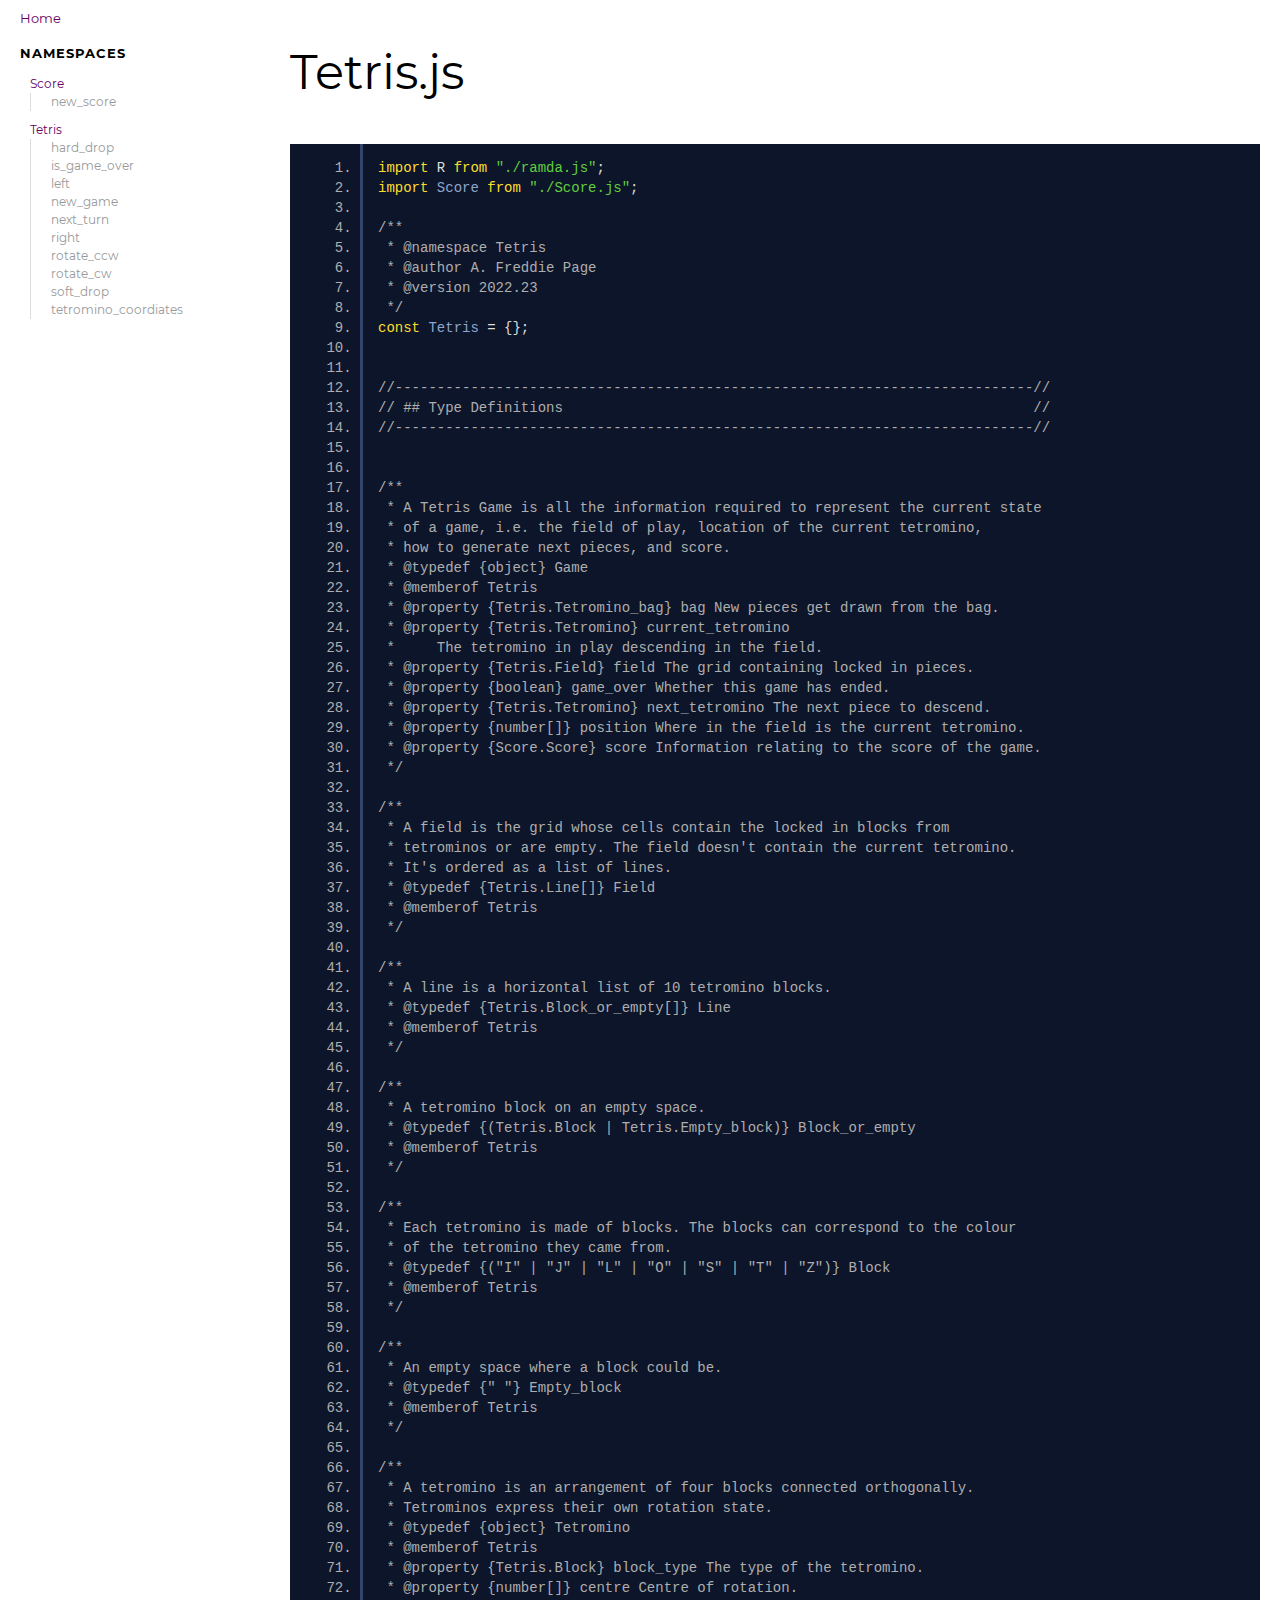
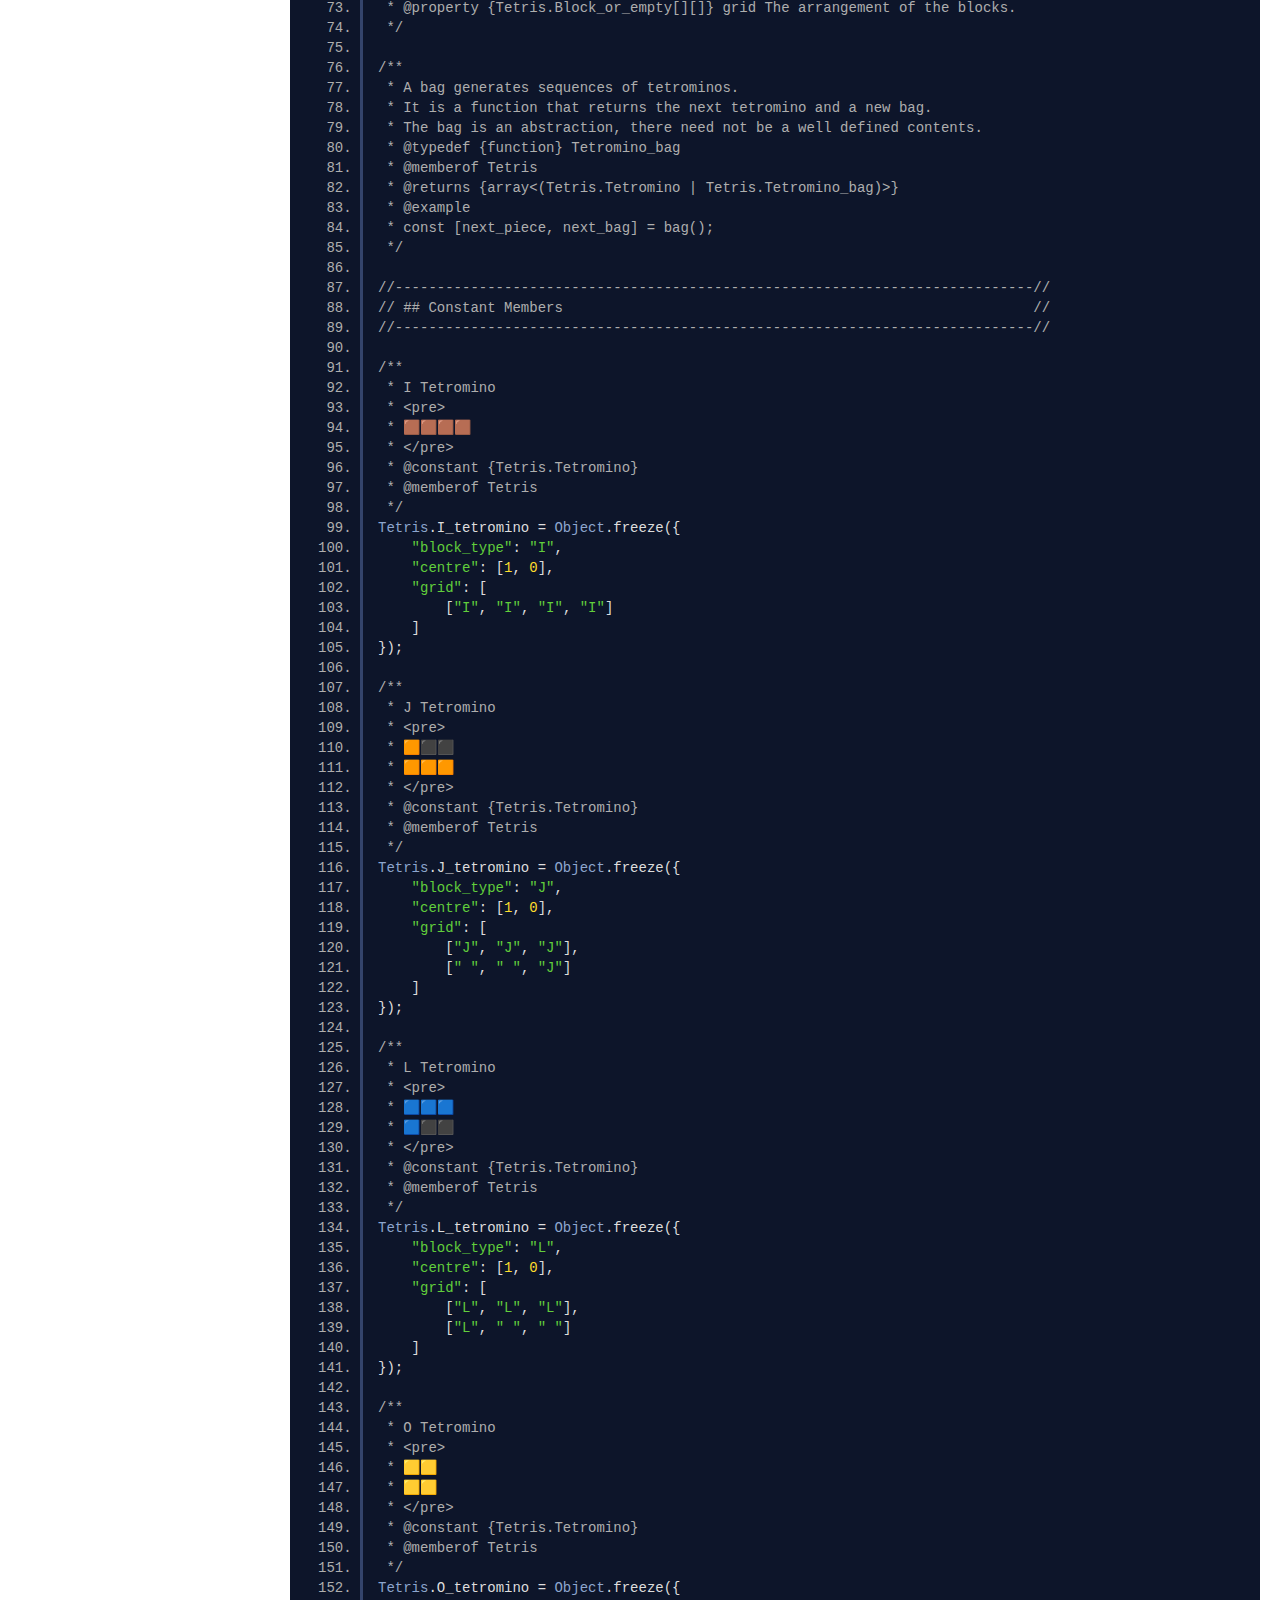
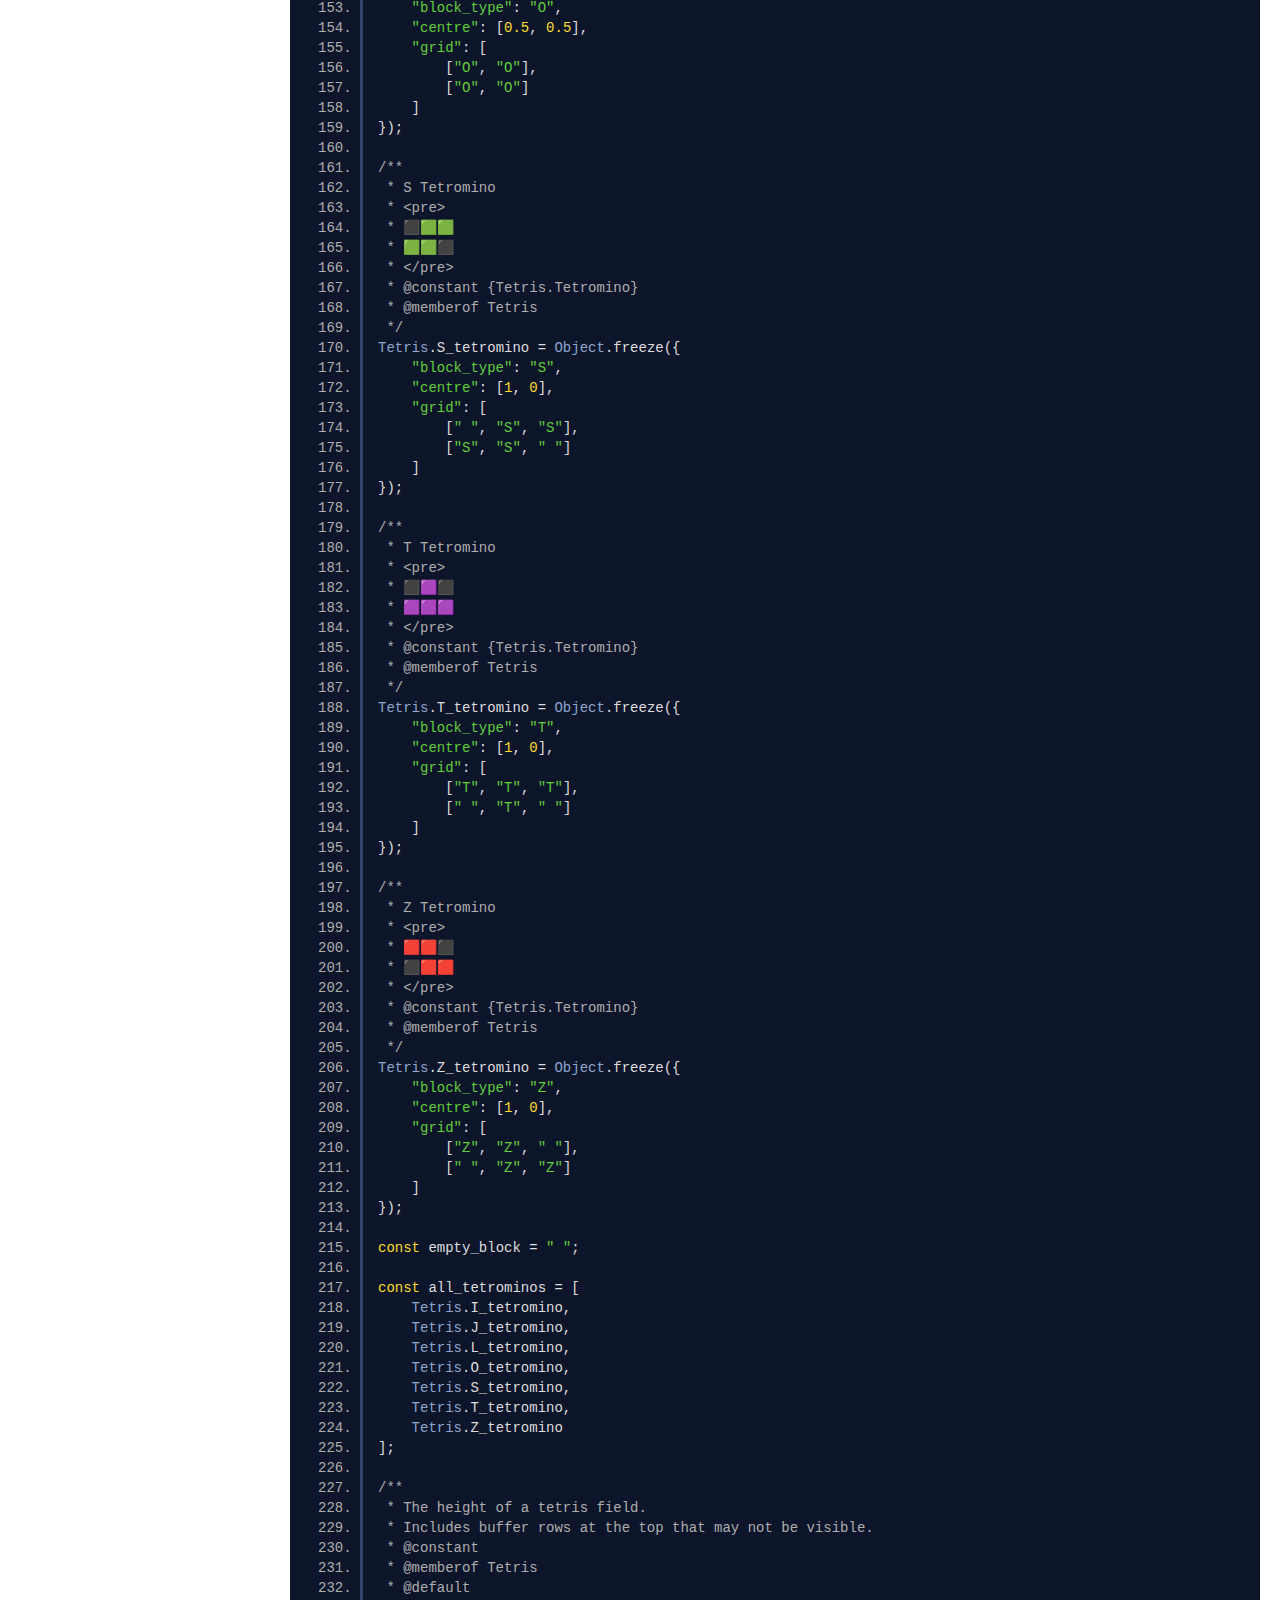
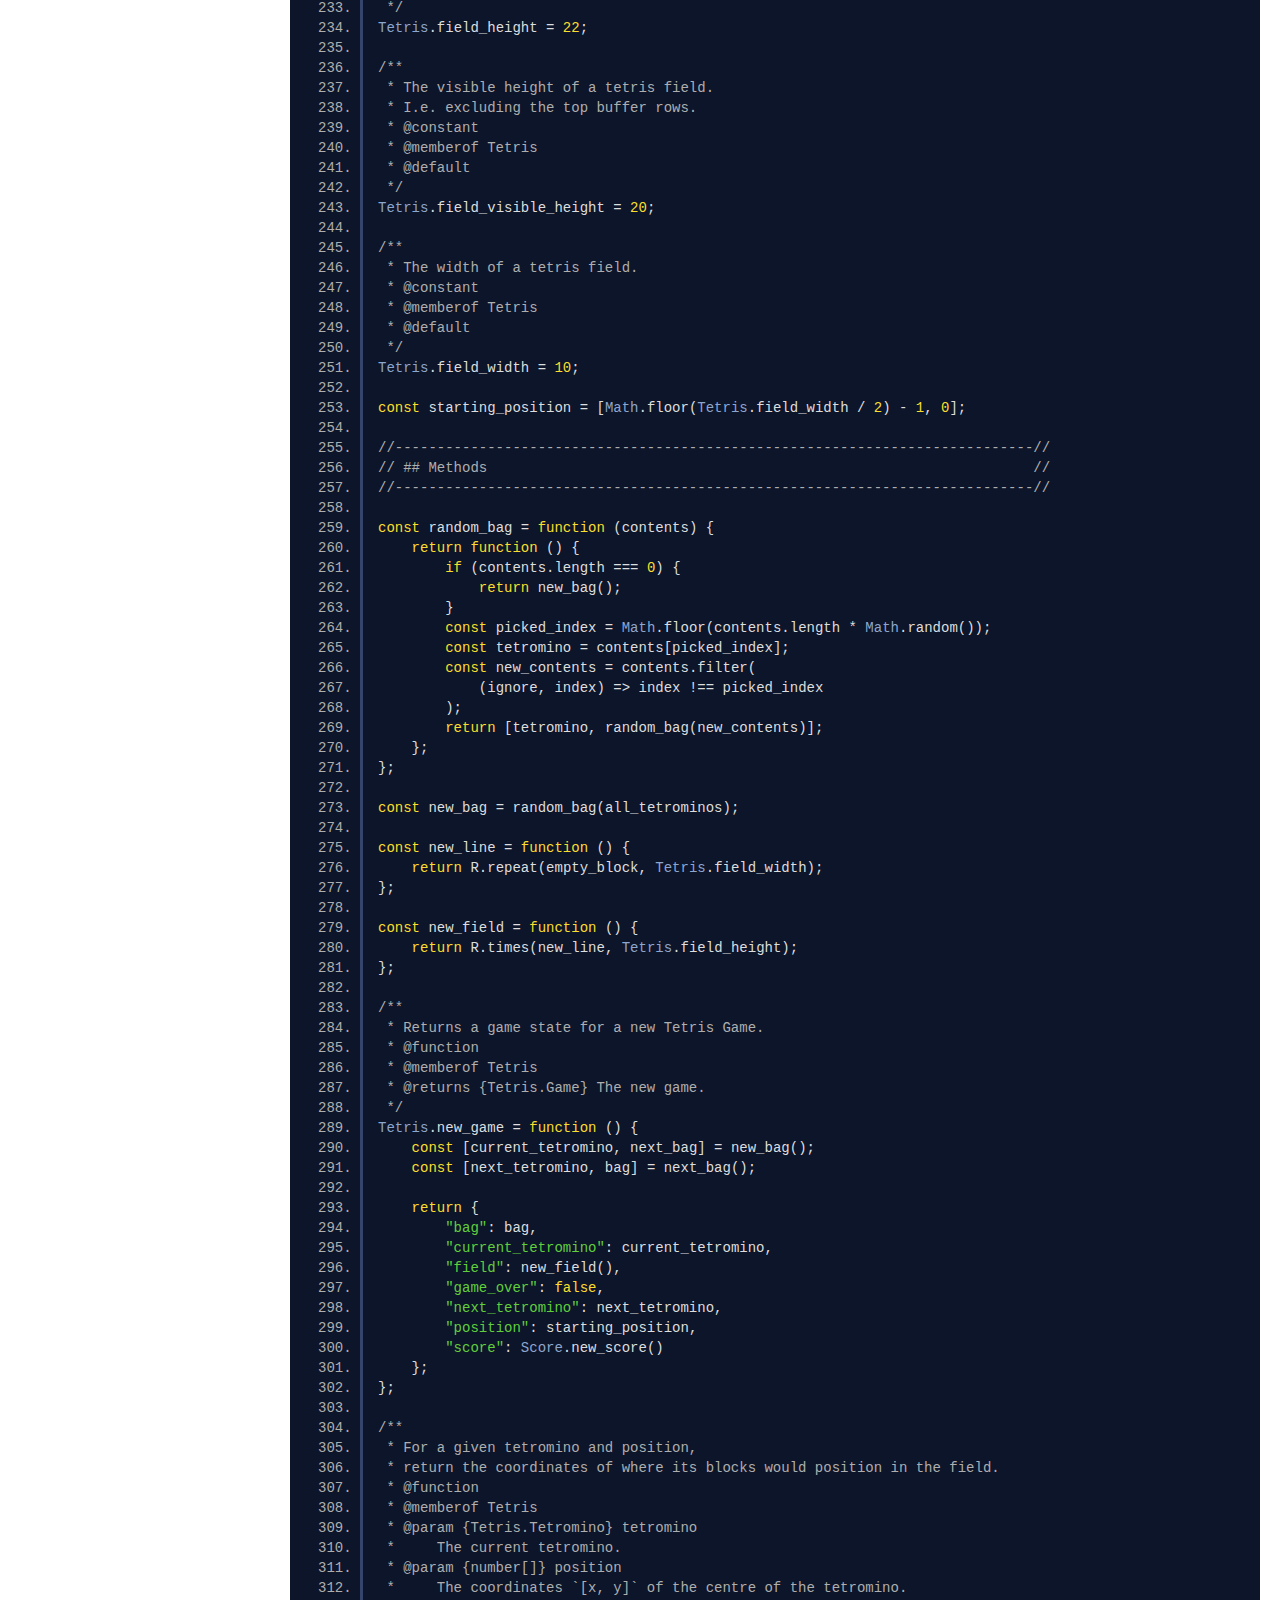
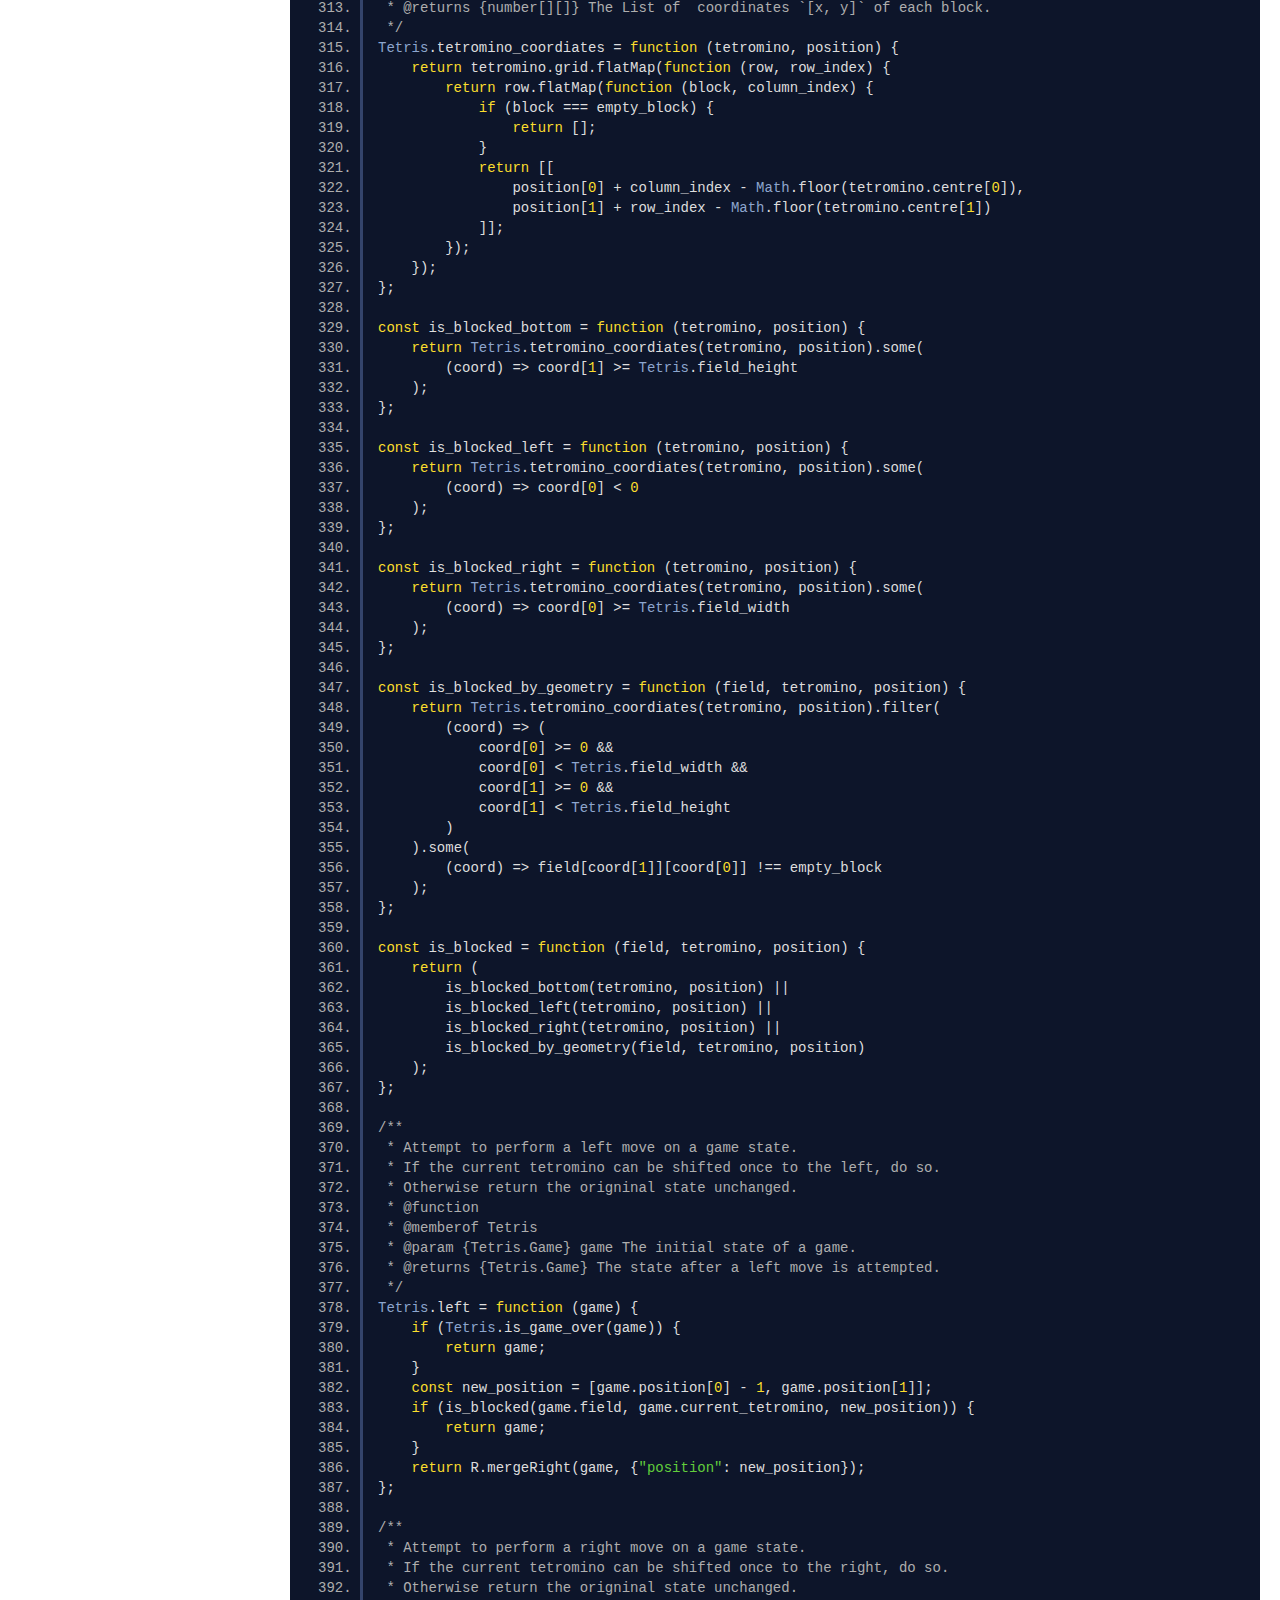
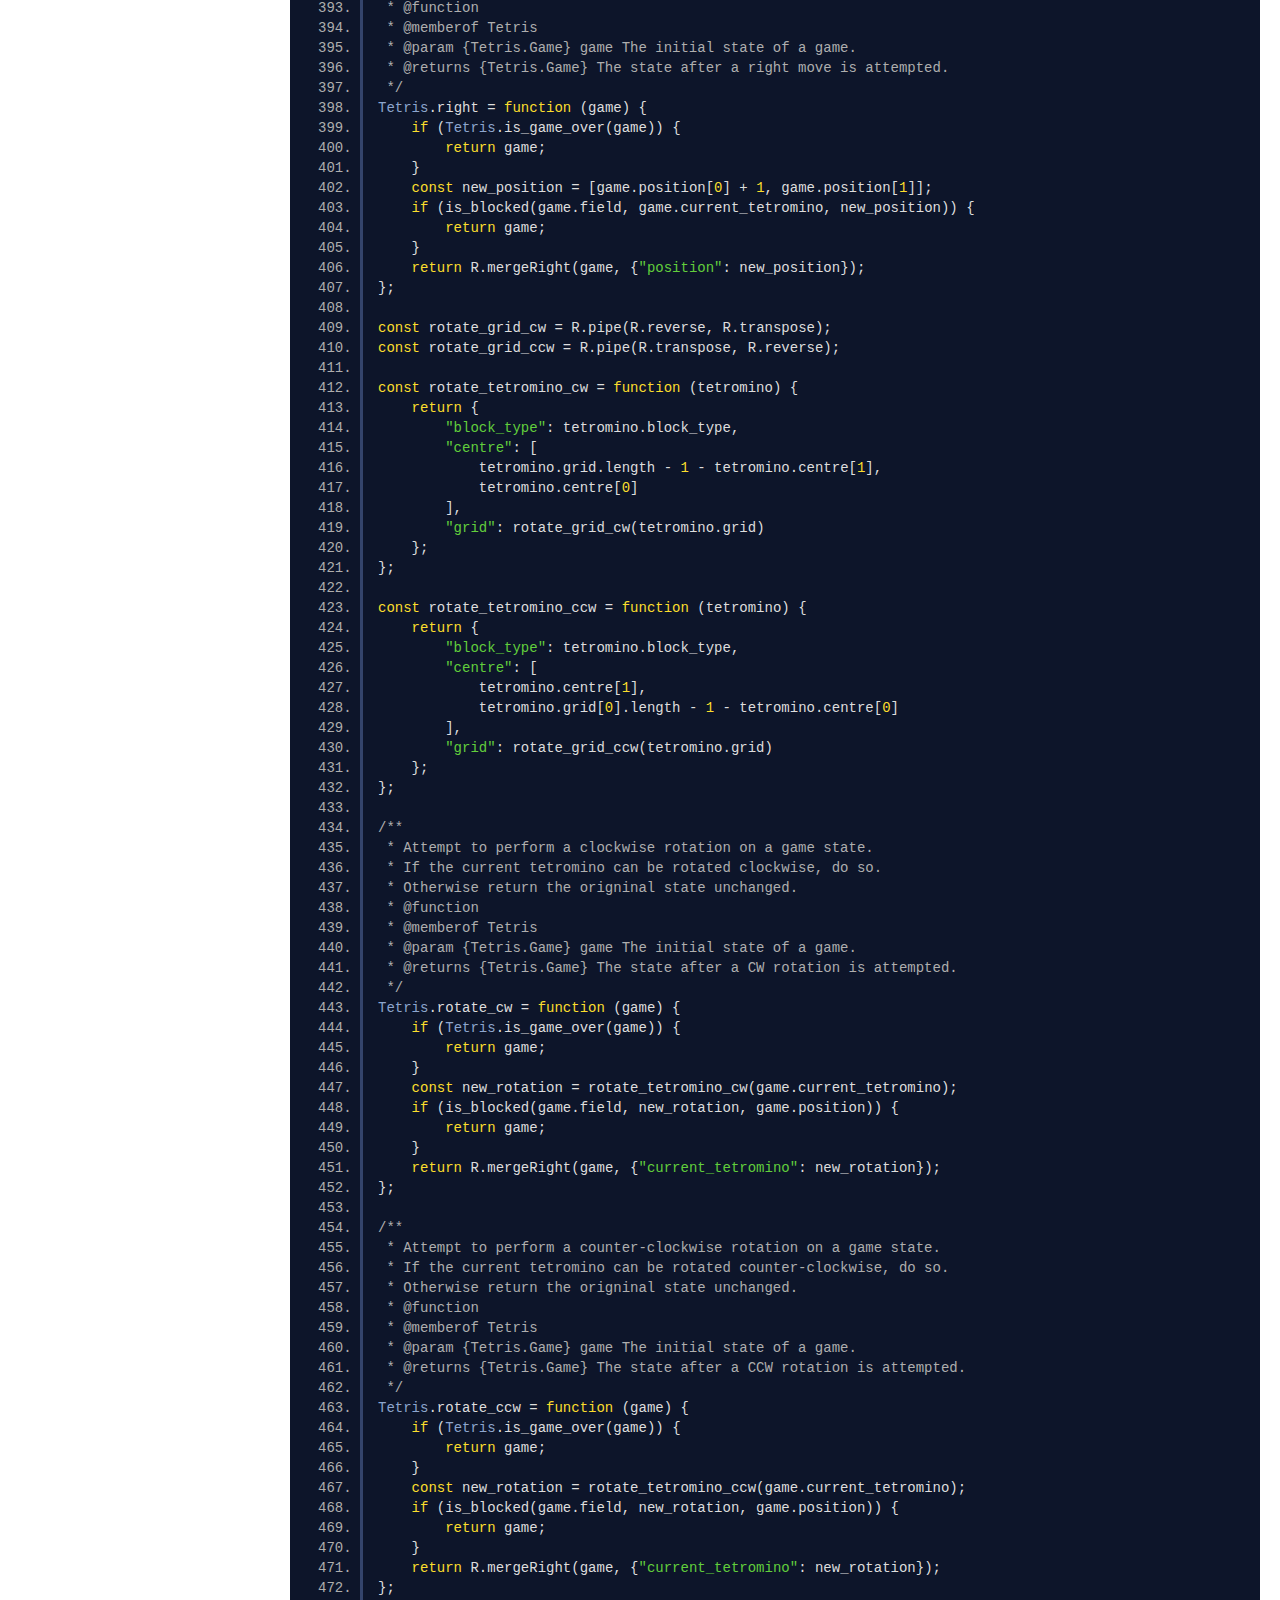
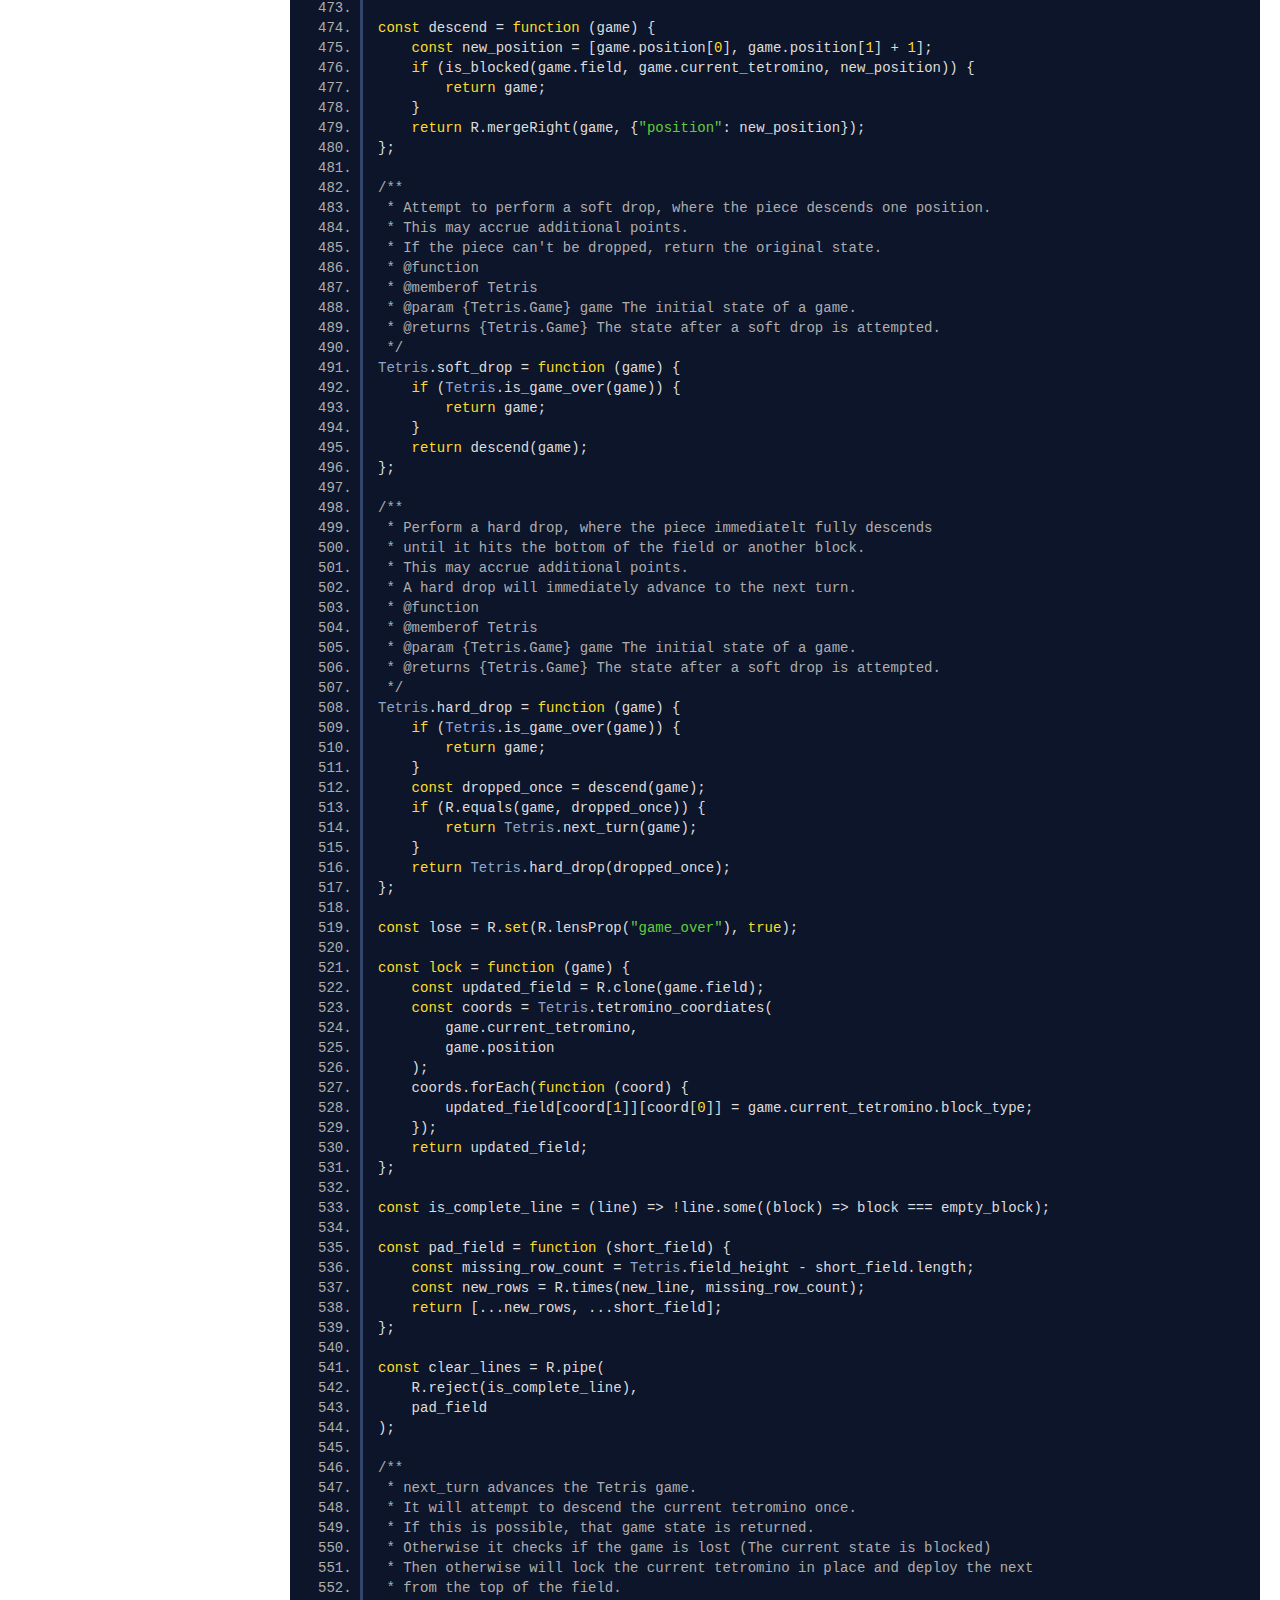
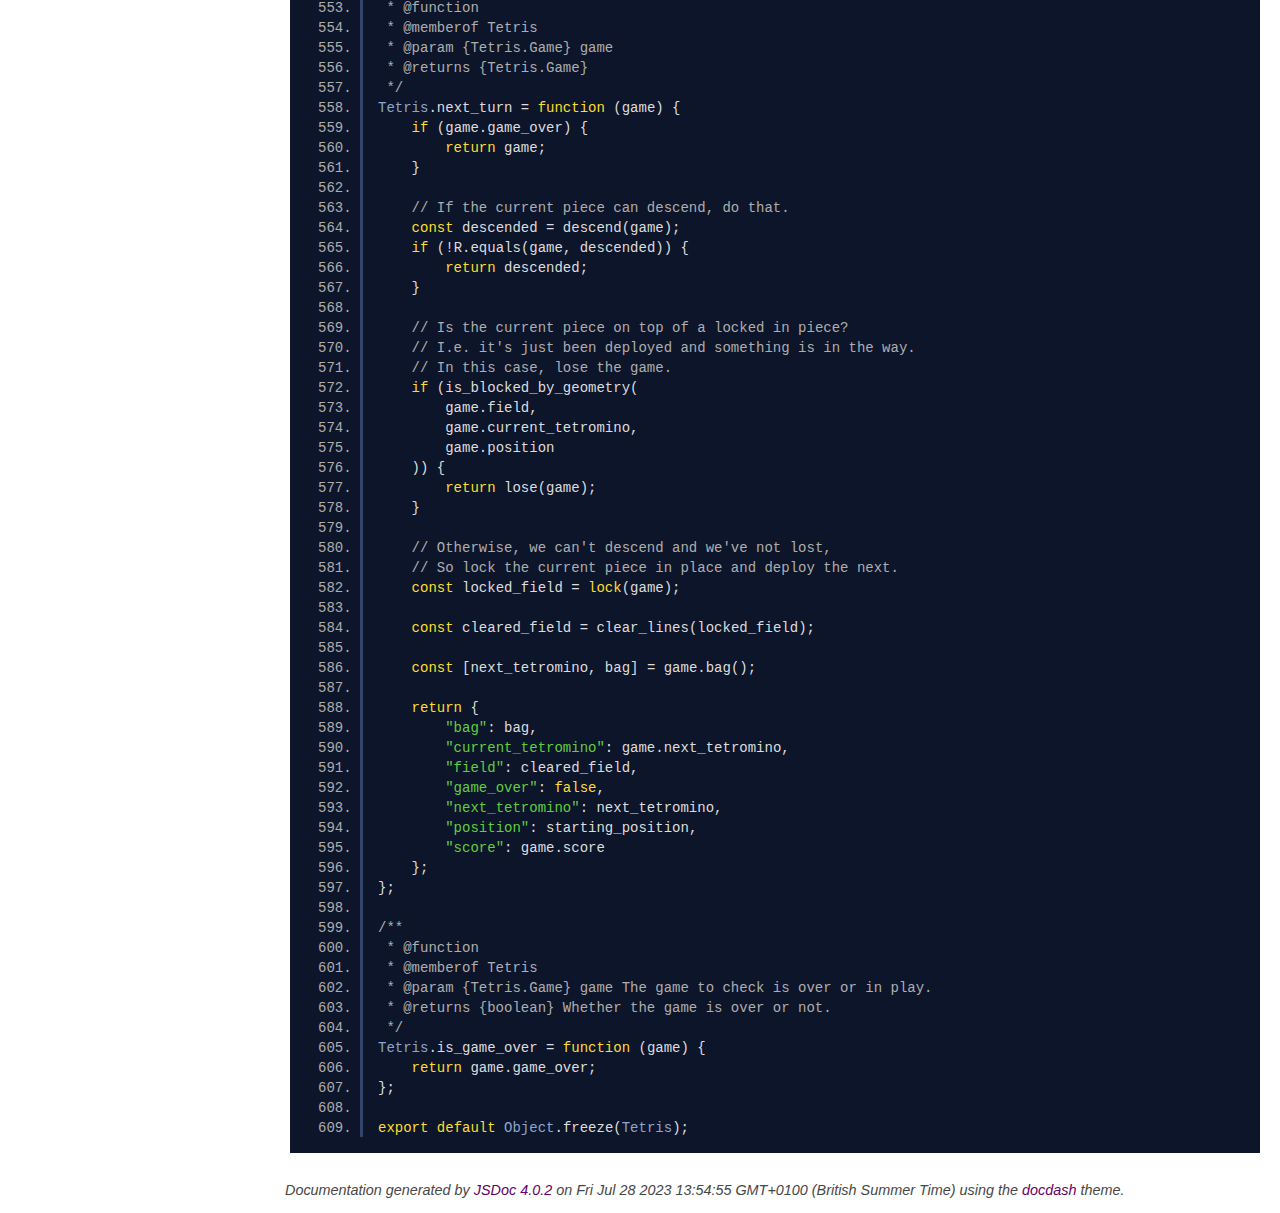
<file: Old Docs/Tetris.js.html>
<!DOCTYPE html>
<html lang="en">
<head>
    
    <meta charset="utf-8">
    <title>Tetris.js - Documentation</title>
    
    
    <script src="scripts/prettify/prettify.js"></script>
    <script src="scripts/prettify/lang-css.js"></script>
    <!--[if lt IE 9]>
      <script src="//html5shiv.googlecode.com/svn/trunk/html5.js"></script>
    <![endif]-->
    <link type="text/css" rel="stylesheet" href="styles/prettify.css">
    <link type="text/css" rel="stylesheet" href="styles/jsdoc.css">
    <script src="scripts/nav.js" defer></script>
    
    <meta name="viewport" content="width=device-width, initial-scale=1.0">
</head>
<body>

<input type="checkbox" id="nav-trigger" class="nav-trigger" />
<label for="nav-trigger" class="navicon-button x">
  <div class="navicon"></div>
</label>

<label for="nav-trigger" class="overlay"></label>

<nav >
    
    
    <h2><a href="index.html">Home</a></h2><h3>Namespaces</h3><ul><li><a href="Score.html">Score</a><ul class='methods'><li data-type='method'><a href="Score.html#.new_score">new_score</a></li></ul></li><li><a href="Tetris.html">Tetris</a><ul class='methods'><li data-type='method'><a href="Tetris.html#.hard_drop">hard_drop</a></li><li data-type='method'><a href="Tetris.html#.is_game_over">is_game_over</a></li><li data-type='method'><a href="Tetris.html#.left">left</a></li><li data-type='method'><a href="Tetris.html#.new_game">new_game</a></li><li data-type='method'><a href="Tetris.html#.next_turn">next_turn</a></li><li data-type='method'><a href="Tetris.html#.right">right</a></li><li data-type='method'><a href="Tetris.html#.rotate_ccw">rotate_ccw</a></li><li data-type='method'><a href="Tetris.html#.rotate_cw">rotate_cw</a></li><li data-type='method'><a href="Tetris.html#.soft_drop">soft_drop</a></li><li data-type='method'><a href="Tetris.html#.tetromino_coordiates">tetromino_coordiates</a></li></ul></li></ul>
    
</nav>

<div id="main">
    
    <h1 class="page-title">Tetris.js</h1>
    

    



    
    <section>
        <article>
            <pre class="prettyprint source linenums"><code>import R from "./ramda.js";
import Score from "./Score.js";

/**
 * @namespace Tetris
 * @author A. Freddie Page
 * @version 2022.23
 */
const Tetris = {};


//----------------------------------------------------------------------------//
// ## Type Definitions                                                        //
//----------------------------------------------------------------------------//


/**
 * A Tetris Game is all the information required to represent the current state
 * of a game, i.e. the field of play, location of the current tetromino,
 * how to generate next pieces, and score.
 * @typedef {object} Game
 * @memberof Tetris
 * @property {Tetris.Tetromino_bag} bag New pieces get drawn from the bag.
 * @property {Tetris.Tetromino} current_tetromino
 *     The tetromino in play descending in the field.
 * @property {Tetris.Field} field The grid containing locked in pieces.
 * @property {boolean} game_over Whether this game has ended.
 * @property {Tetris.Tetromino} next_tetromino The next piece to descend.
 * @property {number[]} position Where in the field is the current tetromino.
 * @property {Score.Score} score Information relating to the score of the game.
 */

/**
 * A field is the grid whose cells contain the locked in blocks from
 * tetrominos or are empty. The field doesn't contain the current tetromino.
 * It's ordered as a list of lines.
 * @typedef {Tetris.Line[]} Field
 * @memberof Tetris
 */

/**
 * A line is a horizontal list of 10 tetromino blocks.
 * @typedef {Tetris.Block_or_empty[]} Line
 * @memberof Tetris
 */

/**
 * A tetromino block on an empty space.
 * @typedef {(Tetris.Block | Tetris.Empty_block)} Block_or_empty
 * @memberof Tetris
 */

/**
 * Each tetromino is made of blocks. The blocks can correspond to the colour
 * of the tetromino they came from.
 * @typedef {("I" | "J" | "L" | "O" | "S" | "T" | "Z")} Block
 * @memberof Tetris
 */

/**
 * An empty space where a block could be.
 * @typedef {" "} Empty_block
 * @memberof Tetris
 */

/**
 * A tetromino is an arrangement of four blocks connected orthogonally.
 * Tetrominos express their own rotation state.
 * @typedef {object} Tetromino
 * @memberof Tetris
 * @property {Tetris.Block} block_type The type of the tetromino.
 * @property {number[]} centre Centre of rotation.
 * @property {Tetris.Block_or_empty[][]} grid The arrangement of the blocks.
 */

/**
 * A bag generates sequences of tetrominos.
 * It is a function that returns the next tetromino and a new bag.
 * The bag is an abstraction, there need not be a well defined contents.
 * @typedef {function} Tetromino_bag
 * @memberof Tetris
 * @returns {array&lt;(Tetris.Tetromino | Tetris.Tetromino_bag)>}
 * @example
 * const [next_piece, next_bag] = bag();
 */

//----------------------------------------------------------------------------//
// ## Constant Members                                                        //
//----------------------------------------------------------------------------//

/**
 * I Tetromino
 * &lt;pre>
 * 🟫🟫🟫🟫
 * &lt;/pre>
 * @constant {Tetris.Tetromino}
 * @memberof Tetris
 */
Tetris.I_tetromino = Object.freeze({
    "block_type": "I",
    "centre": [1, 0],
    "grid": [
        ["I", "I", "I", "I"]
    ]
});

/**
 * J Tetromino
 * &lt;pre>
 * 🟧⬛⬛
 * 🟧🟧🟧
 * &lt;/pre>
 * @constant {Tetris.Tetromino}
 * @memberof Tetris
 */
Tetris.J_tetromino = Object.freeze({
    "block_type": "J",
    "centre": [1, 0],
    "grid": [
        ["J", "J", "J"],
        [" ", " ", "J"]
    ]
});

/**
 * L Tetromino
 * &lt;pre>
 * 🟦🟦🟦
 * 🟦⬛⬛
 * &lt;/pre>
 * @constant {Tetris.Tetromino}
 * @memberof Tetris
 */
Tetris.L_tetromino = Object.freeze({
    "block_type": "L",
    "centre": [1, 0],
    "grid": [
        ["L", "L", "L"],
        ["L", " ", " "]
    ]
});

/**
 * O Tetromino
 * &lt;pre>
 * 🟨🟨
 * 🟨🟨
 * &lt;/pre>
 * @constant {Tetris.Tetromino}
 * @memberof Tetris
 */
Tetris.O_tetromino = Object.freeze({
    "block_type": "O",
    "centre": [0.5, 0.5],
    "grid": [
        ["O", "O"],
        ["O", "O"]
    ]
});

/**
 * S Tetromino
 * &lt;pre>
 * ⬛🟩🟩
 * 🟩🟩⬛
 * &lt;/pre>
 * @constant {Tetris.Tetromino}
 * @memberof Tetris
 */
Tetris.S_tetromino = Object.freeze({
    "block_type": "S",
    "centre": [1, 0],
    "grid": [
        [" ", "S", "S"],
        ["S", "S", " "]
    ]
});

/**
 * T Tetromino
 * &lt;pre>
 * ⬛🟪⬛
 * 🟪🟪🟪
 * &lt;/pre>
 * @constant {Tetris.Tetromino}
 * @memberof Tetris
 */
Tetris.T_tetromino = Object.freeze({
    "block_type": "T",
    "centre": [1, 0],
    "grid": [
        ["T", "T", "T"],
        [" ", "T", " "]
    ]
});

/**
 * Z Tetromino
 * &lt;pre>
 * 🟥🟥⬛
 * ⬛🟥🟥
 * &lt;/pre>
 * @constant {Tetris.Tetromino}
 * @memberof Tetris
 */
Tetris.Z_tetromino = Object.freeze({
    "block_type": "Z",
    "centre": [1, 0],
    "grid": [
        ["Z", "Z", " "],
        [" ", "Z", "Z"]
    ]
});

const empty_block = " ";

const all_tetrominos = [
    Tetris.I_tetromino,
    Tetris.J_tetromino,
    Tetris.L_tetromino,
    Tetris.O_tetromino,
    Tetris.S_tetromino,
    Tetris.T_tetromino,
    Tetris.Z_tetromino
];

/**
 * The height of a tetris field.
 * Includes buffer rows at the top that may not be visible.
 * @constant
 * @memberof Tetris
 * @default
 */
Tetris.field_height = 22;

/**
 * The visible height of a tetris field.
 * I.e. excluding the top buffer rows.
 * @constant
 * @memberof Tetris
 * @default
 */
Tetris.field_visible_height = 20;

/**
 * The width of a tetris field.
 * @constant
 * @memberof Tetris
 * @default
 */
Tetris.field_width = 10;

const starting_position = [Math.floor(Tetris.field_width / 2) - 1, 0];

//----------------------------------------------------------------------------//
// ## Methods                                                                 //
//----------------------------------------------------------------------------//

const random_bag = function (contents) {
    return function () {
        if (contents.length === 0) {
            return new_bag();
        }
        const picked_index = Math.floor(contents.length * Math.random());
        const tetromino = contents[picked_index];
        const new_contents = contents.filter(
            (ignore, index) => index !== picked_index
        );
        return [tetromino, random_bag(new_contents)];
    };
};

const new_bag = random_bag(all_tetrominos);

const new_line = function () {
    return R.repeat(empty_block, Tetris.field_width);
};

const new_field = function () {
    return R.times(new_line, Tetris.field_height);
};

/**
 * Returns a game state for a new Tetris Game.
 * @function
 * @memberof Tetris
 * @returns {Tetris.Game} The new game.
 */
Tetris.new_game = function () {
    const [current_tetromino, next_bag] = new_bag();
    const [next_tetromino, bag] = next_bag();

    return {
        "bag": bag,
        "current_tetromino": current_tetromino,
        "field": new_field(),
        "game_over": false,
        "next_tetromino": next_tetromino,
        "position": starting_position,
        "score": Score.new_score()
    };
};

/**
 * For a given tetromino and position,
 * return the coordinates of where its blocks would position in the field.
 * @function
 * @memberof Tetris
 * @param {Tetris.Tetromino} tetromino
 *     The current tetromino.
 * @param {number[]} position
 *     The coordinates `[x, y]` of the centre of the tetromino.
 * @returns {number[][]} The List of  coordinates `[x, y]` of each block.
 */
Tetris.tetromino_coordiates = function (tetromino, position) {
    return tetromino.grid.flatMap(function (row, row_index) {
        return row.flatMap(function (block, column_index) {
            if (block === empty_block) {
                return [];
            }
            return [[
                position[0] + column_index - Math.floor(tetromino.centre[0]),
                position[1] + row_index - Math.floor(tetromino.centre[1])
            ]];
        });
    });
};

const is_blocked_bottom = function (tetromino, position) {
    return Tetris.tetromino_coordiates(tetromino, position).some(
        (coord) => coord[1] >= Tetris.field_height
    );
};

const is_blocked_left = function (tetromino, position) {
    return Tetris.tetromino_coordiates(tetromino, position).some(
        (coord) => coord[0] &lt; 0
    );
};

const is_blocked_right = function (tetromino, position) {
    return Tetris.tetromino_coordiates(tetromino, position).some(
        (coord) => coord[0] >= Tetris.field_width
    );
};

const is_blocked_by_geometry = function (field, tetromino, position) {
    return Tetris.tetromino_coordiates(tetromino, position).filter(
        (coord) => (
            coord[0] >= 0 &amp;&amp;
            coord[0] &lt; Tetris.field_width &amp;&amp;
            coord[1] >= 0 &amp;&amp;
            coord[1] &lt; Tetris.field_height
        )
    ).some(
        (coord) => field[coord[1]][coord[0]] !== empty_block
    );
};

const is_blocked = function (field, tetromino, position) {
    return (
        is_blocked_bottom(tetromino, position) ||
        is_blocked_left(tetromino, position) ||
        is_blocked_right(tetromino, position) ||
        is_blocked_by_geometry(field, tetromino, position)
    );
};

/**
 * Attempt to perform a left move on a game state.
 * If the current tetromino can be shifted once to the left, do so.
 * Otherwise return the origninal state unchanged.
 * @function
 * @memberof Tetris
 * @param {Tetris.Game} game The initial state of a game.
 * @returns {Tetris.Game} The state after a left move is attempted.
 */
Tetris.left = function (game) {
    if (Tetris.is_game_over(game)) {
        return game;
    }
    const new_position = [game.position[0] - 1, game.position[1]];
    if (is_blocked(game.field, game.current_tetromino, new_position)) {
        return game;
    }
    return R.mergeRight(game, {"position": new_position});
};

/**
 * Attempt to perform a right move on a game state.
 * If the current tetromino can be shifted once to the right, do so.
 * Otherwise return the origninal state unchanged.
 * @function
 * @memberof Tetris
 * @param {Tetris.Game} game The initial state of a game.
 * @returns {Tetris.Game} The state after a right move is attempted.
 */
Tetris.right = function (game) {
    if (Tetris.is_game_over(game)) {
        return game;
    }
    const new_position = [game.position[0] + 1, game.position[1]];
    if (is_blocked(game.field, game.current_tetromino, new_position)) {
        return game;
    }
    return R.mergeRight(game, {"position": new_position});
};

const rotate_grid_cw = R.pipe(R.reverse, R.transpose);
const rotate_grid_ccw = R.pipe(R.transpose, R.reverse);

const rotate_tetromino_cw = function (tetromino) {
    return {
        "block_type": tetromino.block_type,
        "centre": [
            tetromino.grid.length - 1 - tetromino.centre[1],
            tetromino.centre[0]
        ],
        "grid": rotate_grid_cw(tetromino.grid)
    };
};

const rotate_tetromino_ccw = function (tetromino) {
    return {
        "block_type": tetromino.block_type,
        "centre": [
            tetromino.centre[1],
            tetromino.grid[0].length - 1 - tetromino.centre[0]
        ],
        "grid": rotate_grid_ccw(tetromino.grid)
    };
};

/**
 * Attempt to perform a clockwise rotation on a game state.
 * If the current tetromino can be rotated clockwise, do so.
 * Otherwise return the origninal state unchanged.
 * @function
 * @memberof Tetris
 * @param {Tetris.Game} game The initial state of a game.
 * @returns {Tetris.Game} The state after a CW rotation is attempted.
 */
Tetris.rotate_cw = function (game) {
    if (Tetris.is_game_over(game)) {
        return game;
    }
    const new_rotation = rotate_tetromino_cw(game.current_tetromino);
    if (is_blocked(game.field, new_rotation, game.position)) {
        return game;
    }
    return R.mergeRight(game, {"current_tetromino": new_rotation});
};

/**
 * Attempt to perform a counter-clockwise rotation on a game state.
 * If the current tetromino can be rotated counter-clockwise, do so.
 * Otherwise return the origninal state unchanged.
 * @function
 * @memberof Tetris
 * @param {Tetris.Game} game The initial state of a game.
 * @returns {Tetris.Game} The state after a CCW rotation is attempted.
 */
Tetris.rotate_ccw = function (game) {
    if (Tetris.is_game_over(game)) {
        return game;
    }
    const new_rotation = rotate_tetromino_ccw(game.current_tetromino);
    if (is_blocked(game.field, new_rotation, game.position)) {
        return game;
    }
    return R.mergeRight(game, {"current_tetromino": new_rotation});
};

const descend = function (game) {
    const new_position = [game.position[0], game.position[1] + 1];
    if (is_blocked(game.field, game.current_tetromino, new_position)) {
        return game;
    }
    return R.mergeRight(game, {"position": new_position});
};

/**
 * Attempt to perform a soft drop, where the piece descends one position.
 * This may accrue additional points.
 * If the piece can't be dropped, return the original state.
 * @function
 * @memberof Tetris
 * @param {Tetris.Game} game The initial state of a game.
 * @returns {Tetris.Game} The state after a soft drop is attempted.
 */
Tetris.soft_drop = function (game) {
    if (Tetris.is_game_over(game)) {
        return game;
    }
    return descend(game);
};

/**
 * Perform a hard drop, where the piece immediatelt fully descends
 * until it hits the bottom of the field or another block.
 * This may accrue additional points.
 * A hard drop will immediately advance to the next turn.
 * @function
 * @memberof Tetris
 * @param {Tetris.Game} game The initial state of a game.
 * @returns {Tetris.Game} The state after a soft drop is attempted.
 */
Tetris.hard_drop = function (game) {
    if (Tetris.is_game_over(game)) {
        return game;
    }
    const dropped_once = descend(game);
    if (R.equals(game, dropped_once)) {
        return Tetris.next_turn(game);
    }
    return Tetris.hard_drop(dropped_once);
};

const lose = R.set(R.lensProp("game_over"), true);

const lock = function (game) {
    const updated_field = R.clone(game.field);
    const coords = Tetris.tetromino_coordiates(
        game.current_tetromino,
        game.position
    );
    coords.forEach(function (coord) {
        updated_field[coord[1]][coord[0]] = game.current_tetromino.block_type;
    });
    return updated_field;
};

const is_complete_line = (line) => !line.some((block) => block === empty_block);

const pad_field = function (short_field) {
    const missing_row_count = Tetris.field_height - short_field.length;
    const new_rows = R.times(new_line, missing_row_count);
    return [...new_rows, ...short_field];
};

const clear_lines = R.pipe(
    R.reject(is_complete_line),
    pad_field
);

/**
 * next_turn advances the Tetris game.
 * It will attempt to descend the current tetromino once.
 * If this is possible, that game state is returned.
 * Otherwise it checks if the game is lost (The current state is blocked)
 * Then otherwise will lock the current tetromino in place and deploy the next
 * from the top of the field.
 * @function
 * @memberof Tetris
 * @param {Tetris.Game} game
 * @returns {Tetris.Game}
 */
Tetris.next_turn = function (game) {
    if (game.game_over) {
        return game;
    }

    // If the current piece can descend, do that.
    const descended = descend(game);
    if (!R.equals(game, descended)) {
        return descended;
    }

    // Is the current piece on top of a locked in piece?
    // I.e. it's just been deployed and something is in the way.
    // In this case, lose the game.
    if (is_blocked_by_geometry(
        game.field,
        game.current_tetromino,
        game.position
    )) {
        return lose(game);
    }

    // Otherwise, we can't descend and we've not lost,
    // So lock the current piece in place and deploy the next.
    const locked_field = lock(game);

    const cleared_field = clear_lines(locked_field);

    const [next_tetromino, bag] = game.bag();

    return {
        "bag": bag,
        "current_tetromino": game.next_tetromino,
        "field": cleared_field,
        "game_over": false,
        "next_tetromino": next_tetromino,
        "position": starting_position,
        "score": game.score
    };
};

/**
 * @function
 * @memberof Tetris
 * @param {Tetris.Game} game The game to check is over or in play.
 * @returns {boolean} Whether the game is over or not.
 */
Tetris.is_game_over = function (game) {
    return game.game_over;
};

export default Object.freeze(Tetris);
</code></pre>
        </article>
    </section>




    
    
</div>

<br class="clear">

<footer>
    Documentation generated by <a href="https://github.com/jsdoc3/jsdoc">JSDoc 4.0.2</a> on Fri Jul 28 2023 13:54:55 GMT+0100 (British Summer Time) using the <a href="https://github.com/clenemt/docdash">docdash</a> theme.
</footer>

<script>prettyPrint();</script>
<script src="scripts/polyfill.js"></script>
<script src="scripts/linenumber.js"></script>



</body>
</html>
</file>
<file: Old Docs/styles/prettify.css>
.pln {
  color: #ddd;
}

/* string content */
.str {
  color: #61ce3c;
}

/* a keyword */
.kwd {
  color: #fbde2d;
}

/* a comment */
.com {
  color: #aeaeae;
}

/* a type name */
.typ {
  color: #8da6ce;
}

/* a literal value */
.lit {
  color: #fbde2d;
}

/* punctuation */
.pun {
  color: #ddd;
}

/* lisp open bracket */
.opn {
  color: #000000;
}

/* lisp close bracket */
.clo {
  color: #000000;
}

/* a markup tag name */
.tag {
  color: #8da6ce;
}

/* a markup attribute name */
.atn {
  color: #fbde2d;
}

/* a markup attribute value */
.atv {
  color: #ddd;
}

/* a declaration */
.dec {
  color: #EF5050;
}

/* a variable name */
.var {
  color: #c82829;
}

/* a function name */
.fun {
  color: #4271ae;
}

/* Specify class=linenums on a pre to get line numbering */
ol.linenums {
  margin-top: 0;
  margin-bottom: 0;
  padding-bottom: 2px;
}
</file>
<file: Old Docs/styles/jsdoc.css>
* {
  box-sizing: border-box
}

html, body {
  height: 100%;
  width: 100%;
}

body {
  color: #4d4e53;
  background-color: white;
  margin: 0 auto;
  padding: 0 20px;
  font-family: 'Helvetica Neue', Helvetica, sans-serif;
  font-size: 16px;
}

img {
  max-width: 100%;
}

a,
a:active {
  color: #606;
  text-decoration: none;
}

a:hover {
  text-decoration: none;
}

article a {
  border-bottom: 1px solid #ddd;
}

article a:hover, article a:active {
  border-bottom-color: #222;
}

article .description a {
    word-break: break-word;
}

p, ul, ol, blockquote {
  margin-bottom: 1em;
  line-height: 160%;
}

h1, h2, h3, h4, h5, h6 {
  font-family: 'Montserrat', sans-serif;
}

h1, h2, h3, h4, h5, h6 {
  color: #000;
  font-weight: 400;
  margin: 0;
}

h1 {
  font-weight: 300;
  font-size: 48px;
  margin: 1em 0 .5em;
}

h1.page-title {
  font-size: 48px;
  margin: 1em 30px;
  line-height: 100%;
  word-wrap: break-word;
}

h2 {
  font-size: 24px;
  margin: 1.5em 0 .3em;
}

h3 {
  font-size: 24px;
  margin: 1.2em 0 .3em;
}

h4 {
  font-size: 18px;
  margin: 1em 0 .2em;
  color: #4d4e53;
}

h4.name {
  color: #fff;
  background: #6d426d;
  box-shadow: 0 .25em .5em #d3d3d3;
  border-top: 1px solid #d3d3d3;
  border-bottom: 1px solid #d3d3d3;
  margin: 1.5em 0 0.5em;
  padding: .75em 0 .75em 10px;
}

h4.name a {
  color: #fc83ff;
}

h4.name a:hover {
  border-bottom-color: #fc83ff;
}

h5, .container-overview .subsection-title {
  font-size: 120%;
  letter-spacing: -0.01em;
  margin: 8px 0 3px 0;
}

h6 {
  font-size: 100%;
  letter-spacing: -0.01em;
  margin: 6px 0 3px 0;
  font-style: italic;
}

.usertext h1 {
  font-family: "Source Sans Pro";
  font-size: 24px;
  margin: 2.5em 0 1em;
  font-weight: 400;
}

.usertext h2 {
  font-family: "Source Sans Pro";
  font-size: 18px;
  margin: 2em 0 0.5em;
  font-weight: 400;

}

.usertext h3 {
  font-family: "Source Sans Pro";
  font-size: 15px;
  margin: 1.5em 0 0;
  font-weight: 400;
}

.usertext h4 {
  font-family: "Source Sans Pro";
  font-size: 14px;
  margin: 0 0 0;
  font-weight: 400;
}

.usertext h5 {
  font-size: 12px;
  margin: 1em 0 0;
  font-weight: normal;
  color: #666;
}

.usertext h6 {
  font-size: 11px;
  margin: 1em 0 0;
  font-weight: normal;
  font-style: normal;
  color: #666;
}


tt, code, kbd, samp, pre {
  font-family: Consolas, Monaco, 'Andale Mono', monospace;
  background: #f4f4f4;
}

tt, code, kbd, samp{
  padding: 1px 5px;
}

pre {
  padding-bottom: 1em;
}  

.class-description {
  font-size: 130%;
  line-height: 140%;
  margin-bottom: 1em;
  margin-top: 1em;
}

.class-description:empty {
  margin: 0
}

#main {
  float: right;
  width: calc(100% - 240px);
}

header {
  display: block
}

section {
  display: block;
  background-color: #fff;
  padding: 0 0 0 30px;
}

.variation {
  display: none
}

.signature-attributes {
  font-size: 60%;
  color: #eee;
  font-style: italic;
  font-weight: lighter;
}

nav {
  float: left;
  display: block;
  width: 250px;
  background: #fff;
  overflow: auto;
  position: fixed;
  height: 100%;
}

nav #nav-search{
    width: 210px;
    height: 30px;
    padding: 5px 10px;
    font-size: 12px;
    line-height: 1.5;
    border-radius: 3px;
    margin-right: 20px;
    margin-top: 20px;
}

nav.wrap a{
    word-wrap: break-word;
}

nav h3 {
  margin-top: 12px;
  font-size: 13px;
  text-transform: uppercase;
  letter-spacing: 1px;
  font-weight: 700;
  line-height: 24px;
  margin: 15px 0 10px;
  padding: 0;
  color: #000;
}

nav h3.collapsed_header {
  cursor: pointer;
}

nav ul {
  font-family: 'Lucida Grande', 'Lucida Sans Unicode', arial, sans-serif;
  font-size: 100%;
  line-height: 17px;
  padding: 0;
  margin: 0;
  list-style-type: none;
}

nav ul a,
nav ul a:active {
  font-family: 'Montserrat', sans-serif;
  line-height: 18px;
  padding: 0;
  display: block;
  font-size: 12px;
}

nav a:hover,
nav a:active {
  color: #606;
}

nav > ul {
  padding: 0 10px;
}

nav > ul > li > a {
  color: #606;
  margin-top: 10px;
}

nav ul ul a {
  color: hsl(207, 1%, 60%);
  border-left: 1px solid hsl(207, 10%, 86%);
}

nav ul ul a,
nav ul ul a:active {
  padding-left: 20px
}

nav h2 {
   font-size: 13px;
   margin: 10px 0 0 0;
   padding: 0;
}

nav > h2 > a {
   margin: 10px 0 -10px;
   color: #606 !important;
}

footer {
  color: hsl(0, 0%, 28%);
  margin-left: 250px;
  display: block;
  padding: 15px;
  font-style: italic;
  font-size: 90%;
}

.ancestors {
  color: #999
}

.ancestors a {
   color: #999 !important;
}

.clear {
  clear: both
}

.important {
  font-weight: bold;
  color: #950B02;
}

.yes-def {
  text-indent: -1000px
}

.type-signature {
  color: #CA79CA
}

.type-signature:last-child {
  color: #eee;
}

.name, .signature {
  font-family: Consolas, Monaco, 'Andale Mono', monospace
}

.signature {
    color: #fc83ff;
}

.details {
  margin-top: 6px;
  border-left: 2px solid #DDD;
  line-height: 20px;
  font-size: 14px;
}

.details dt {
   width: auto;
   float: left;
   padding-left: 10px;
}

.details dd {
   margin-left: 70px;
   margin-top: 6px;
   margin-bottom: 6px;
}

.details ul {
   margin: 0
}

.details ul {
   list-style-type: none
}

.details pre.prettyprint {
   margin: 0
}

.details .object-value {
   padding-top: 0
}

.description {
  margin-bottom: 1em;
  margin-top: 1em;
}

.code-caption {
  font-style: italic;
  font-size: 107%;
  margin: 0;
}

.prettyprint {
  font-size: 14px;
  overflow: auto;
}

.prettyprint.source {
  width: inherit;
  line-height: 18px;
  display: block;
  background-color: #0d152a;
  color: #aeaeae;
}

.prettyprint code {
  line-height: 18px;
  display: block;
  background-color: #0d152a;
  color: #4D4E53;
}

.prettyprint > code {
  padding: 15px;
}

.prettyprint .linenums code {
  padding: 0 15px
}

.prettyprint .linenums li:first-of-type code {
  padding-top: 15px
}

.prettyprint code span.line {
  display: inline-block
}

.prettyprint.linenums {
  padding-left: 70px;
  -webkit-user-select: none;
  -moz-user-select: none;
  -ms-user-select: none;
  user-select: none;
}

.prettyprint.linenums ol {
   padding-left: 0
}

.prettyprint.linenums li {
   border-left: 3px #34446B solid;
}

.prettyprint.linenums li.selected, .prettyprint.linenums li.selected * {
   background-color: #34446B;
}

.prettyprint.linenums li * {
   -webkit-user-select: text;
   -moz-user-select: text;
   -ms-user-select: text;
   user-select: text;
}

.prettyprint.linenums li code:empty:after {
  content:"";
  display:inline-block;
  width:0px;
}

table {
  border-spacing: 0;
  border: 1px solid #ddd;
  border-collapse: collapse;
  border-radius: 3px;
  box-shadow: 0 1px 3px rgba(0,0,0,0.1);
  width: 100%;
  font-size: 14px;
  margin: 1em 0;
}

td, th {
   margin: 0px;
   text-align: left;
   vertical-align: top;
   padding: 10px;
   display: table-cell;
}

thead tr, thead tr {
   background-color: #fff;
   font-weight: bold;
   border-bottom: 1px solid #ddd;
}

.params .type {
  white-space: nowrap;
}

.params code {
  white-space: pre;
}

.params td, .params .name, .props .name, .name code {
   color: #4D4E53;
   font-family: Consolas, Monaco, 'Andale Mono', monospace;
   font-size: 100%;
}

.params td {
   border-top: 1px solid #eee
}

.params td.description > p:first-child, .props td.description > p:first-child {
   margin-top: 0;
   padding-top: 0;
}

.params td.description > p:last-child, .props td.description > p:last-child {
   margin-bottom: 0;
   padding-bottom: 0;
}

span.param-type, .params td .param-type, .param-type dd {
   color: #606;
  font-family: Consolas, Monaco, 'Andale Mono', monospace
}

.param-type dt, .param-type dd {
  display: inline-block
}

.param-type {
  margin: 14px 0;
}

.disabled {
  color: #454545
}

/* navicon button */
.navicon-button {
  display: none;
  position: relative;
  padding: 2.0625rem 1.5rem;
  transition: 0.25s;
  cursor: pointer;
  -webkit-user-select: none;
     -moz-user-select: none;
      -ms-user-select: none;
          user-select: none;
  opacity: .8;
}
.navicon-button .navicon:before, .navicon-button .navicon:after {
  transition: 0.25s;
}
.navicon-button:hover {
  transition: 0.5s;
  opacity: 1;
}
.navicon-button:hover .navicon:before, .navicon-button:hover .navicon:after {
  transition: 0.25s;
}
.navicon-button:hover .navicon:before {
  top: .825rem;
}
.navicon-button:hover .navicon:after {
  top: -.825rem;
}

/* navicon */
.navicon {
  position: relative;
  width: 2.5em;
  height: .3125rem;
  background: #000;
  transition: 0.3s;
  border-radius: 2.5rem;
}
.navicon:before, .navicon:after {
  display: block;
  content: "";
  height: .3125rem;
  width: 2.5rem;
  background: #000;
  position: absolute;
  z-index: -1;
  transition: 0.3s 0.25s;
  border-radius: 1rem;
}
.navicon:before {
  top: .625rem;
}
.navicon:after {
  top: -.625rem;
}

/* open */
.nav-trigger:checked + label:not(.steps) .navicon:before,
.nav-trigger:checked + label:not(.steps) .navicon:after {
  top: 0 !important;
}

.nav-trigger:checked + label .navicon:before,
.nav-trigger:checked + label .navicon:after {
  transition: 0.5s;
}

/* Minus */
.nav-trigger:checked + label {
  -webkit-transform: scale(0.75);
          transform: scale(0.75);
}

/* × and + */
.nav-trigger:checked + label.plus .navicon,
.nav-trigger:checked + label.x .navicon {
  background: transparent;
}

.nav-trigger:checked + label.plus .navicon:before,
.nav-trigger:checked + label.x .navicon:before {
  -webkit-transform: rotate(-45deg);
          transform: rotate(-45deg);
  background: #FFF;
}

.nav-trigger:checked + label.plus .navicon:after,
.nav-trigger:checked + label.x .navicon:after {
  -webkit-transform: rotate(45deg);
          transform: rotate(45deg);
  background: #FFF;
}

.nav-trigger:checked + label.plus {
  -webkit-transform: scale(0.75) rotate(45deg);
          transform: scale(0.75) rotate(45deg);
}

.nav-trigger:checked ~ nav {
  left: 0 !important;
}

.nav-trigger:checked ~ .overlay {
  display: block;
}

.nav-trigger {
  position: fixed;
  top: 0;
  clip: rect(0, 0, 0, 0);
}

.overlay {
  display: none;
  position: fixed;
  top: 0;
  bottom: 0;
  left: 0;
  right: 0;
  width: 100%;
  height: 100%;
  background: hsla(0, 0%, 0%, 0.5);
  z-index: 1;
}

/* nav level */
.level-hide {
    display: none;
}
html[data-search-mode] .level-hide {
    display: block;
}


@media only screen and (max-width: 680px) {
  body {
    overflow-x: hidden;
  }

  nav {
    background: #FFF;
    width: 250px;
    height: 100%;
    position: fixed;
    top: 0;
    right: 0;
    bottom: 0;
    left: -250px;
    z-index: 3;
    padding: 0 10px;
    transition: left 0.2s;
  }

  .navicon-button {
    display: inline-block;
    position: fixed;
    top: 1.5em;
    right: 0;
    z-index: 2;
  }

  #main {
    width: 100%;
  }

  #main h1.page-title {
    margin: 1em 0;
  }

  #main section {
    padding: 0;
  }

  footer {
    margin-left: 0;
  }
}

/** Add a '#' to static members */
[data-type="member"] a::before {
  content: '#';
  display: inline-block;
  margin-left: -14px;
  margin-right: 5px;
}

#disqus_thread{
    margin-left: 30px;
}

@font-face {
  font-family: 'Montserrat';
  font-style: normal;
  font-weight: 400;
  src: url('../fonts/Montserrat/Montserrat-Regular.eot'); /* IE9 Compat Modes */
  src: url('../fonts/Montserrat/Montserrat-Regular.eot?#iefix') format('embedded-opentype'), /* IE6-IE8 */
       url('../fonts/Montserrat/Montserrat-Regular.woff2') format('woff2'), /* Super Modern Browsers */
       url('../fonts/Montserrat/Montserrat-Regular.woff') format('woff'), /* Pretty Modern Browsers */
       url('../fonts/Montserrat/Montserrat-Regular.ttf')  format('truetype'); /* Safari, Android, iOS */
}

@font-face {
  font-family: 'Montserrat';
  font-style: normal;
  font-weight: 700;
  src: url('../fonts/Montserrat/Montserrat-Bold.eot'); /* IE9 Compat Modes */
  src: url('../fonts/Montserrat/Montserrat-Bold.eot?#iefix') format('embedded-opentype'), /* IE6-IE8 */
       url('../fonts/Montserrat/Montserrat-Bold.woff2') format('woff2'), /* Super Modern Browsers */
       url('../fonts/Montserrat/Montserrat-Bold.woff') format('woff'), /* Pretty Modern Browsers */
       url('../fonts/Montserrat/Montserrat-Bold.ttf')  format('truetype'); /* Safari, Android, iOS */
}

@font-face {
    font-family: 'Source Sans Pro';
    src: url('../fonts/Source-Sans-Pro/sourcesanspro-regular-webfont.eot');
    src: url('../fonts/Source-Sans-Pro/sourcesanspro-regular-webfont.eot?#iefix') format('embedded-opentype'),
         url('../fonts/Source-Sans-Pro/sourcesanspro-regular-webfont.woff2') format('woff2'),
         url('../fonts/Source-Sans-Pro/sourcesanspro-regular-webfont.woff') format('woff'),
         url('../fonts/Source-Sans-Pro/sourcesanspro-regular-webfont.ttf') format('truetype'),
         url('../fonts/Source-Sans-Pro/sourcesanspro-regular-webfont.svg#source_sans_proregular') format('svg');
    font-weight: 400;
    font-style: normal;
}

@font-face {
    font-family: 'Source Sans Pro';
    src: url('../fonts/Source-Sans-Pro/sourcesanspro-light-webfont.eot');
    src: url('../fonts/Source-Sans-Pro/sourcesanspro-light-webfont.eot?#iefix') format('embedded-opentype'),
         url('../fonts/Source-Sans-Pro/sourcesanspro-light-webfont.woff2') format('woff2'),
         url('../fonts/Source-Sans-Pro/sourcesanspro-light-webfont.woff') format('woff'),
         url('../fonts/Source-Sans-Pro/sourcesanspro-light-webfont.ttf') format('truetype'),
         url('../fonts/Source-Sans-Pro/sourcesanspro-light-webfont.svg#source_sans_prolight') format('svg');
    font-weight: 300;
    font-style: normal;

}
</file>
